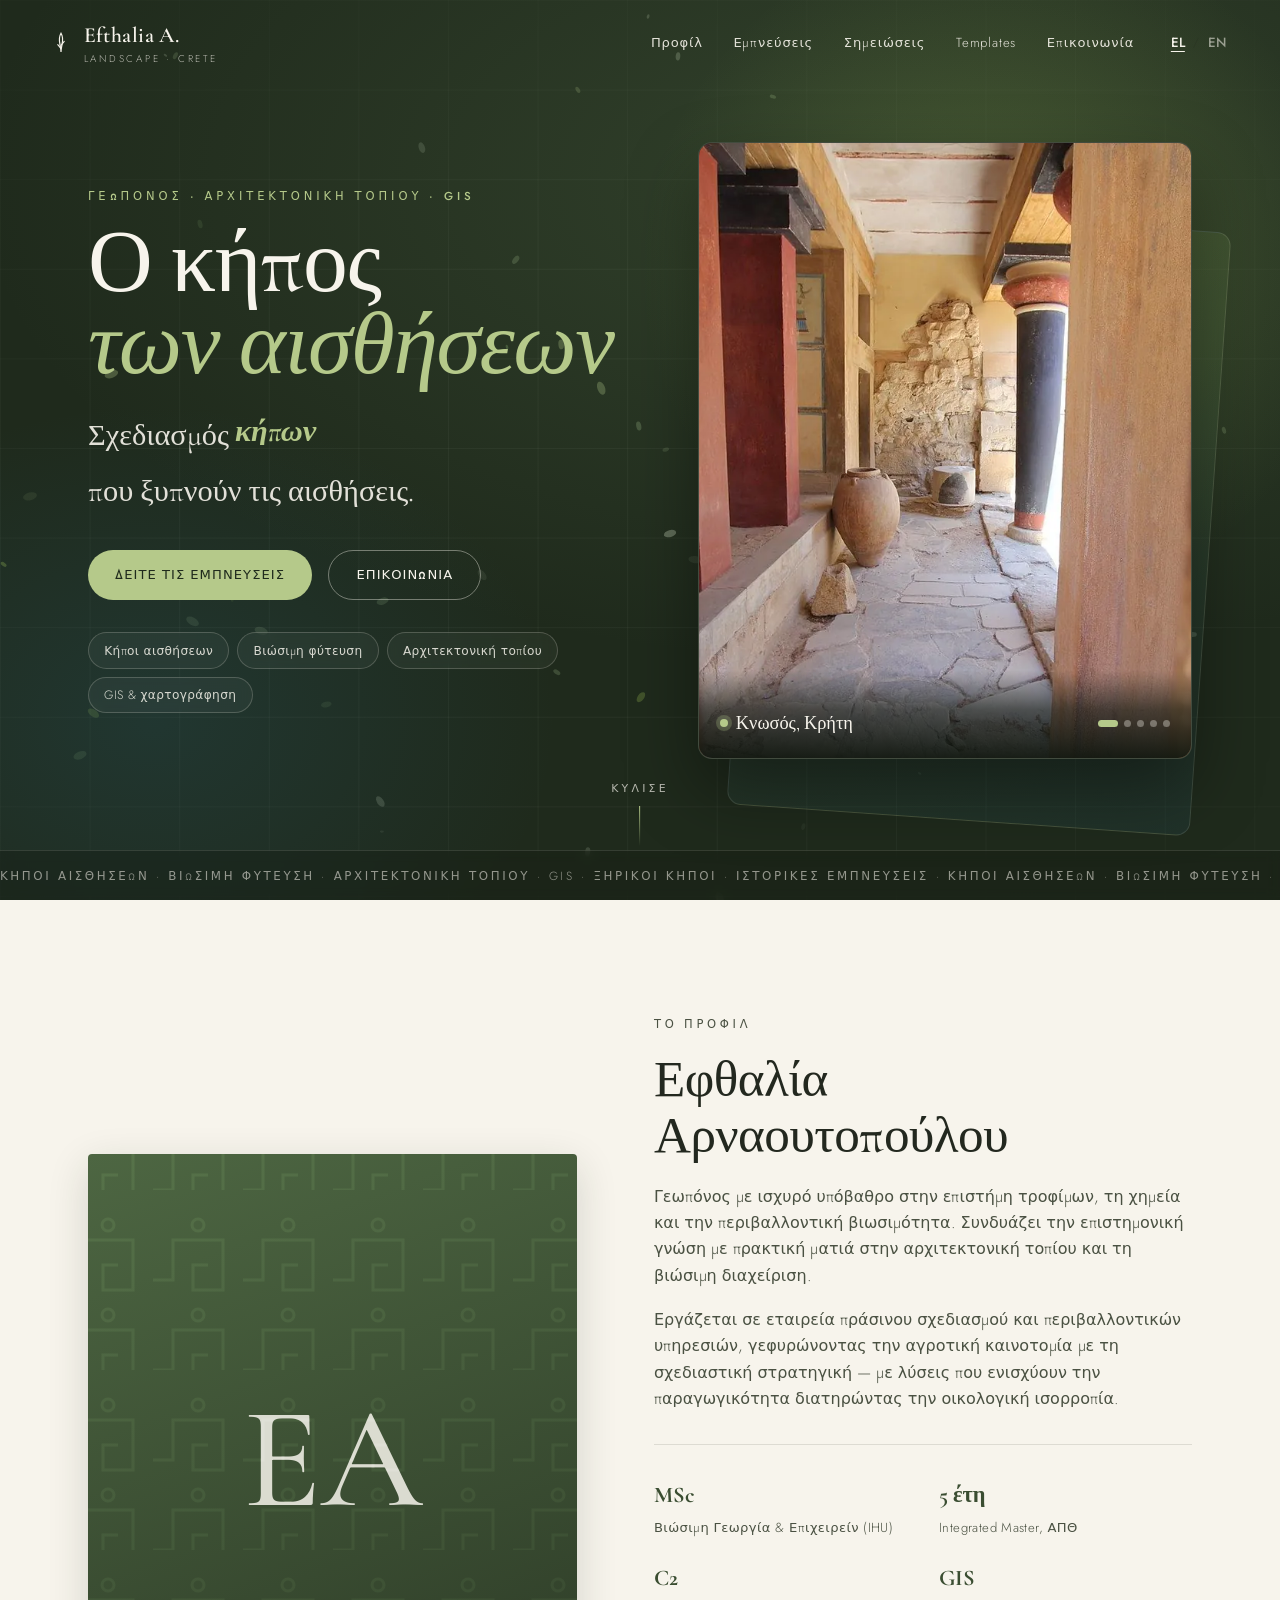
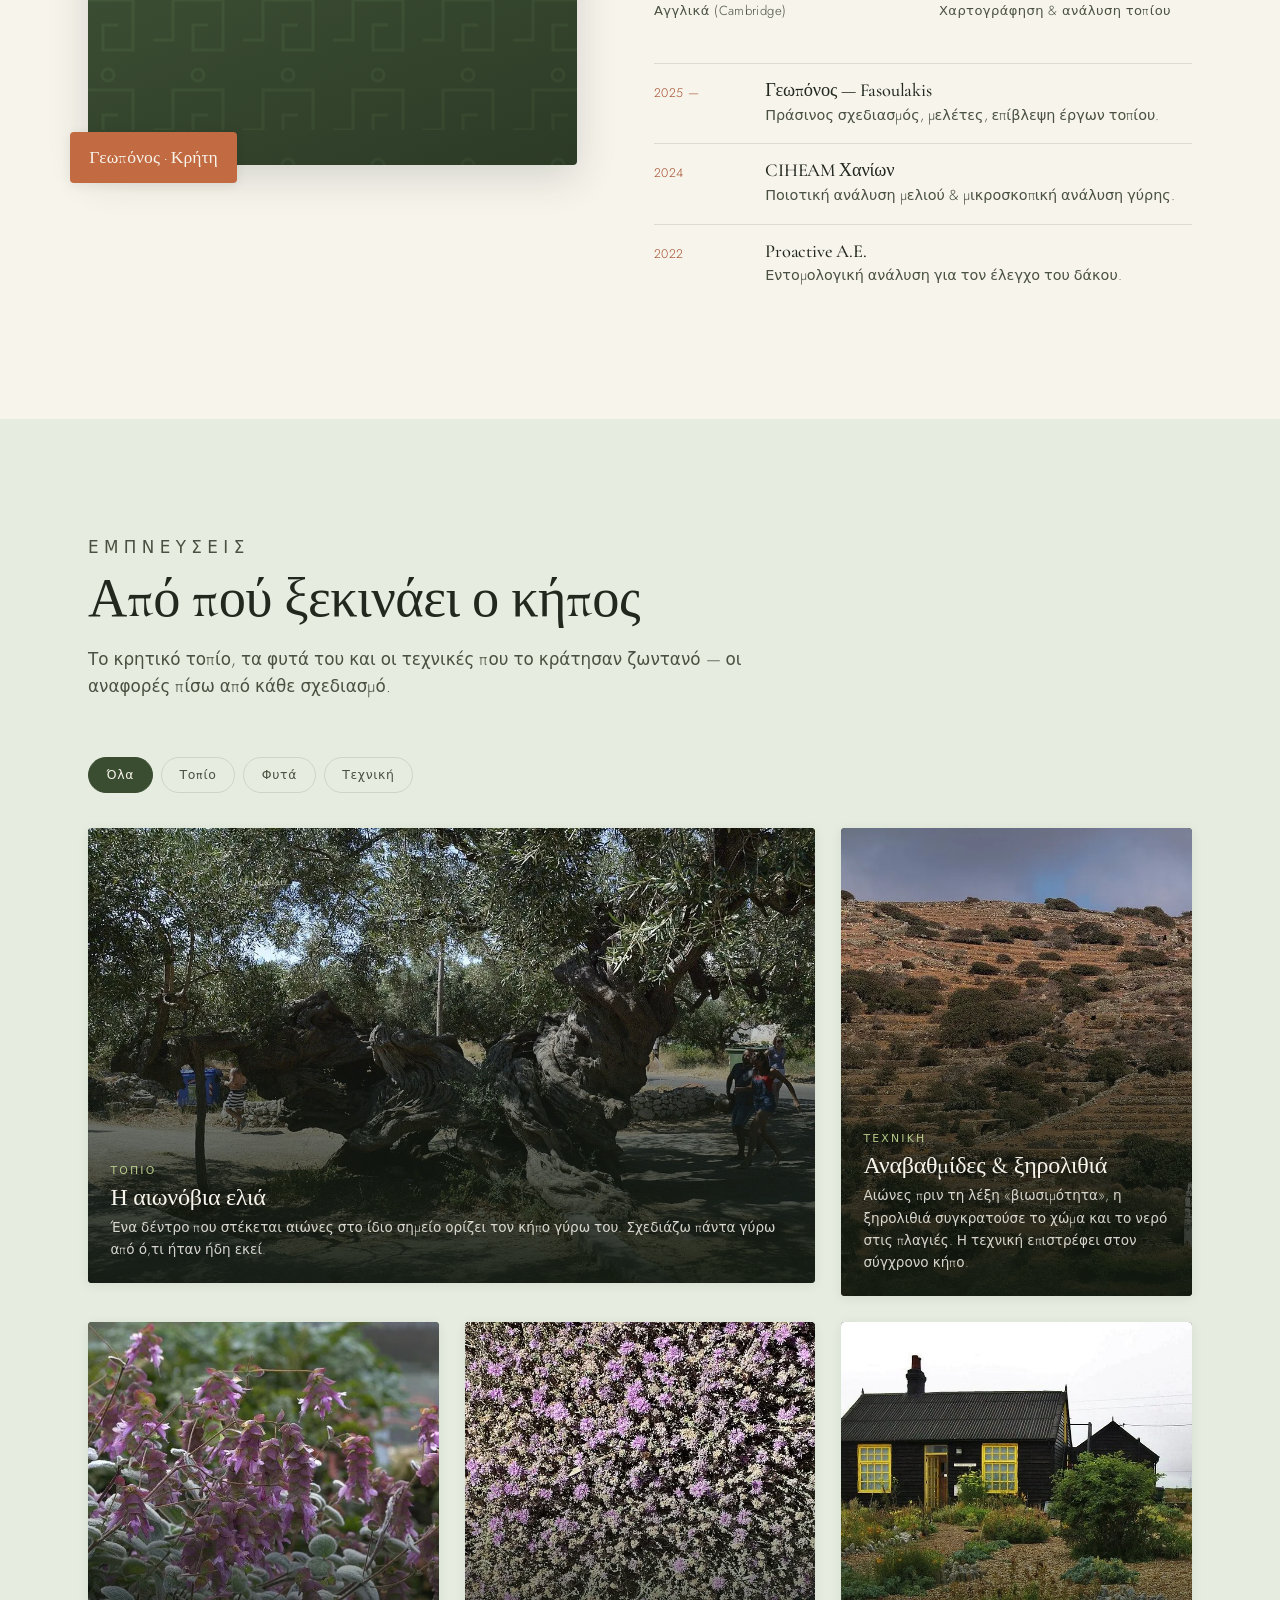
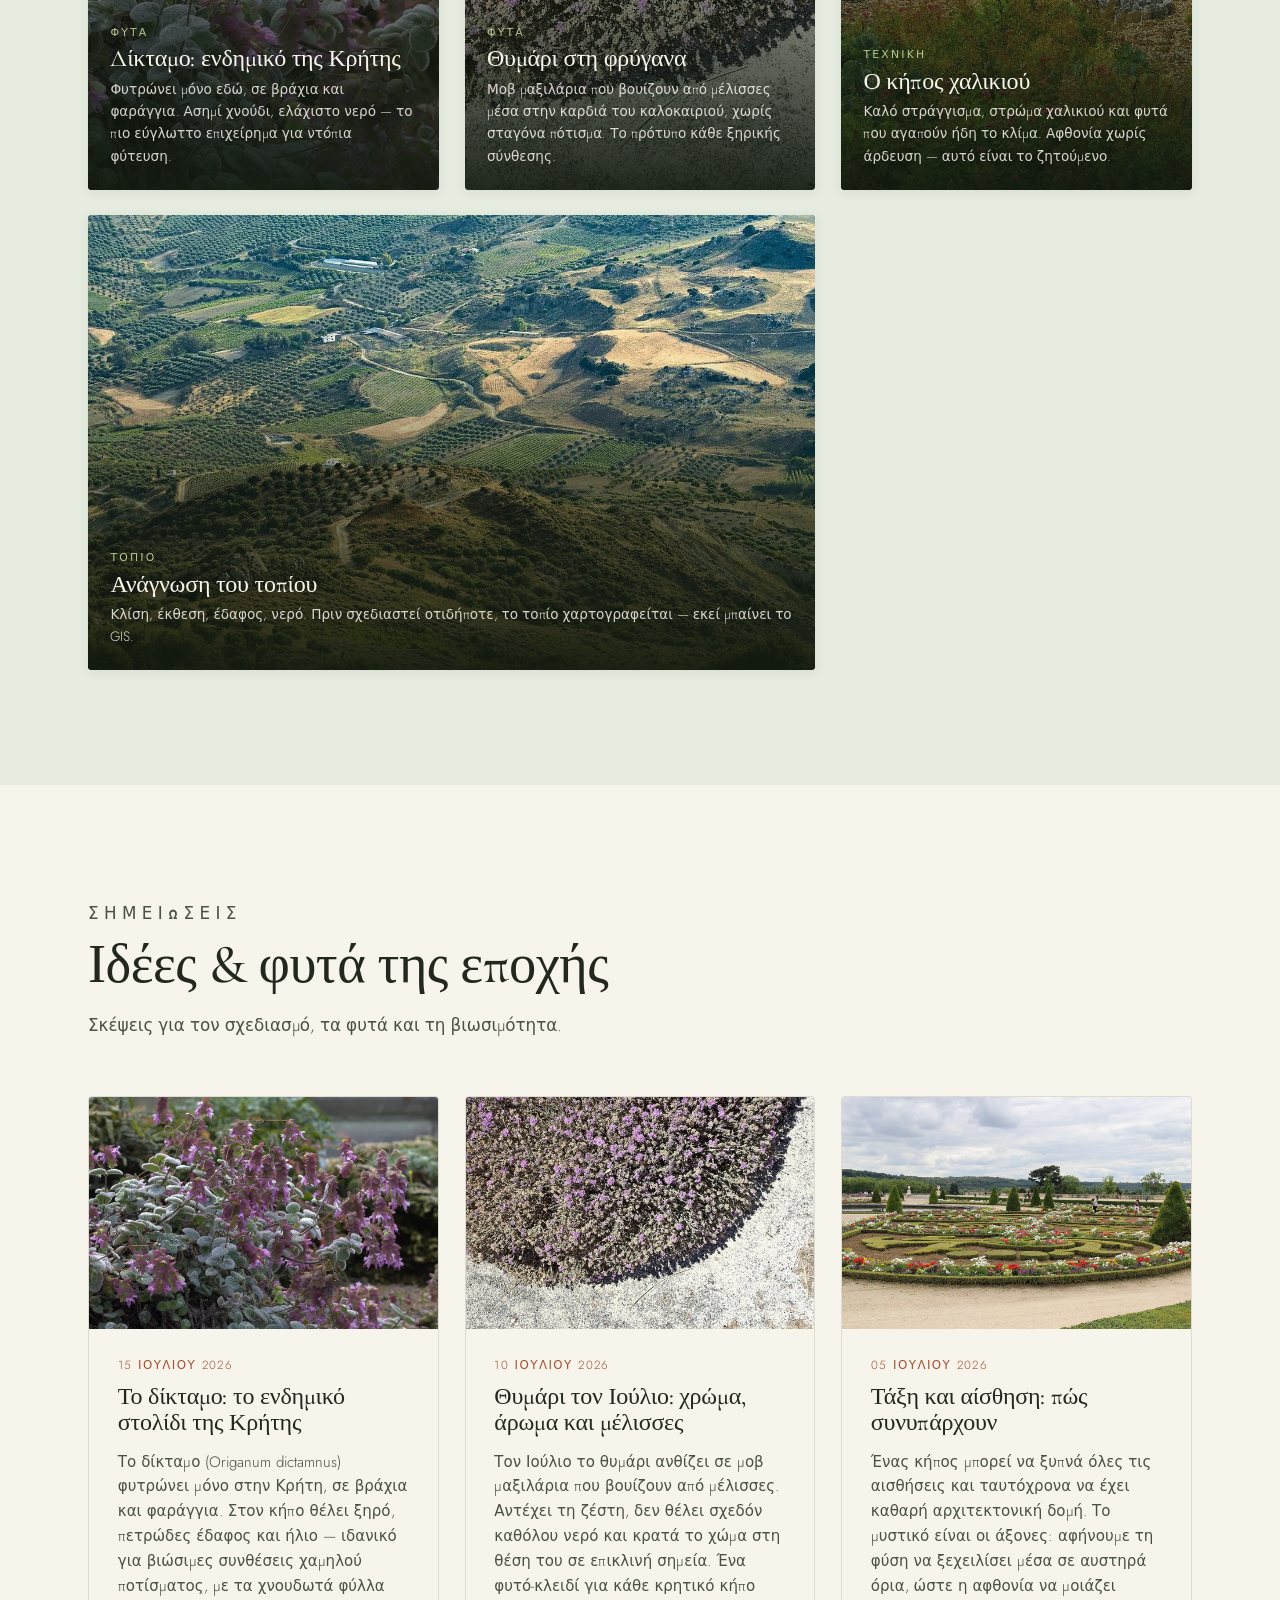
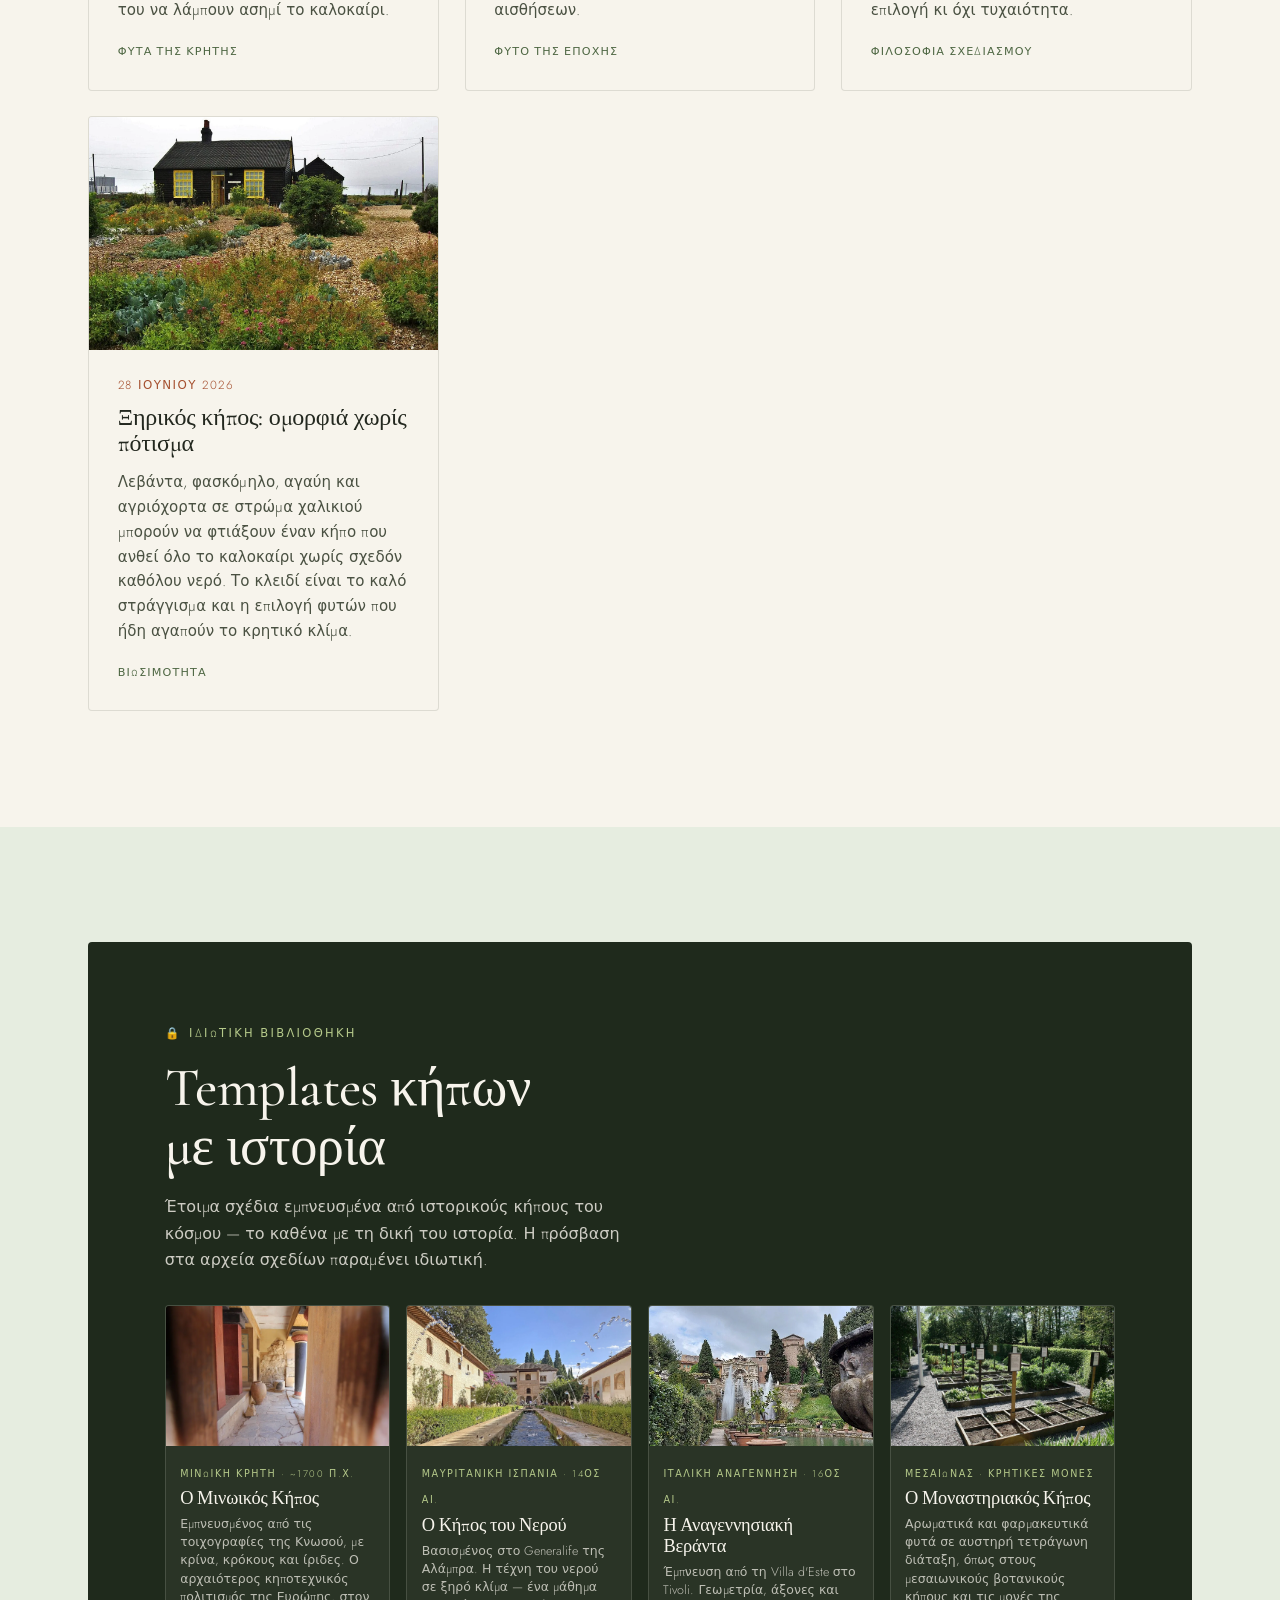
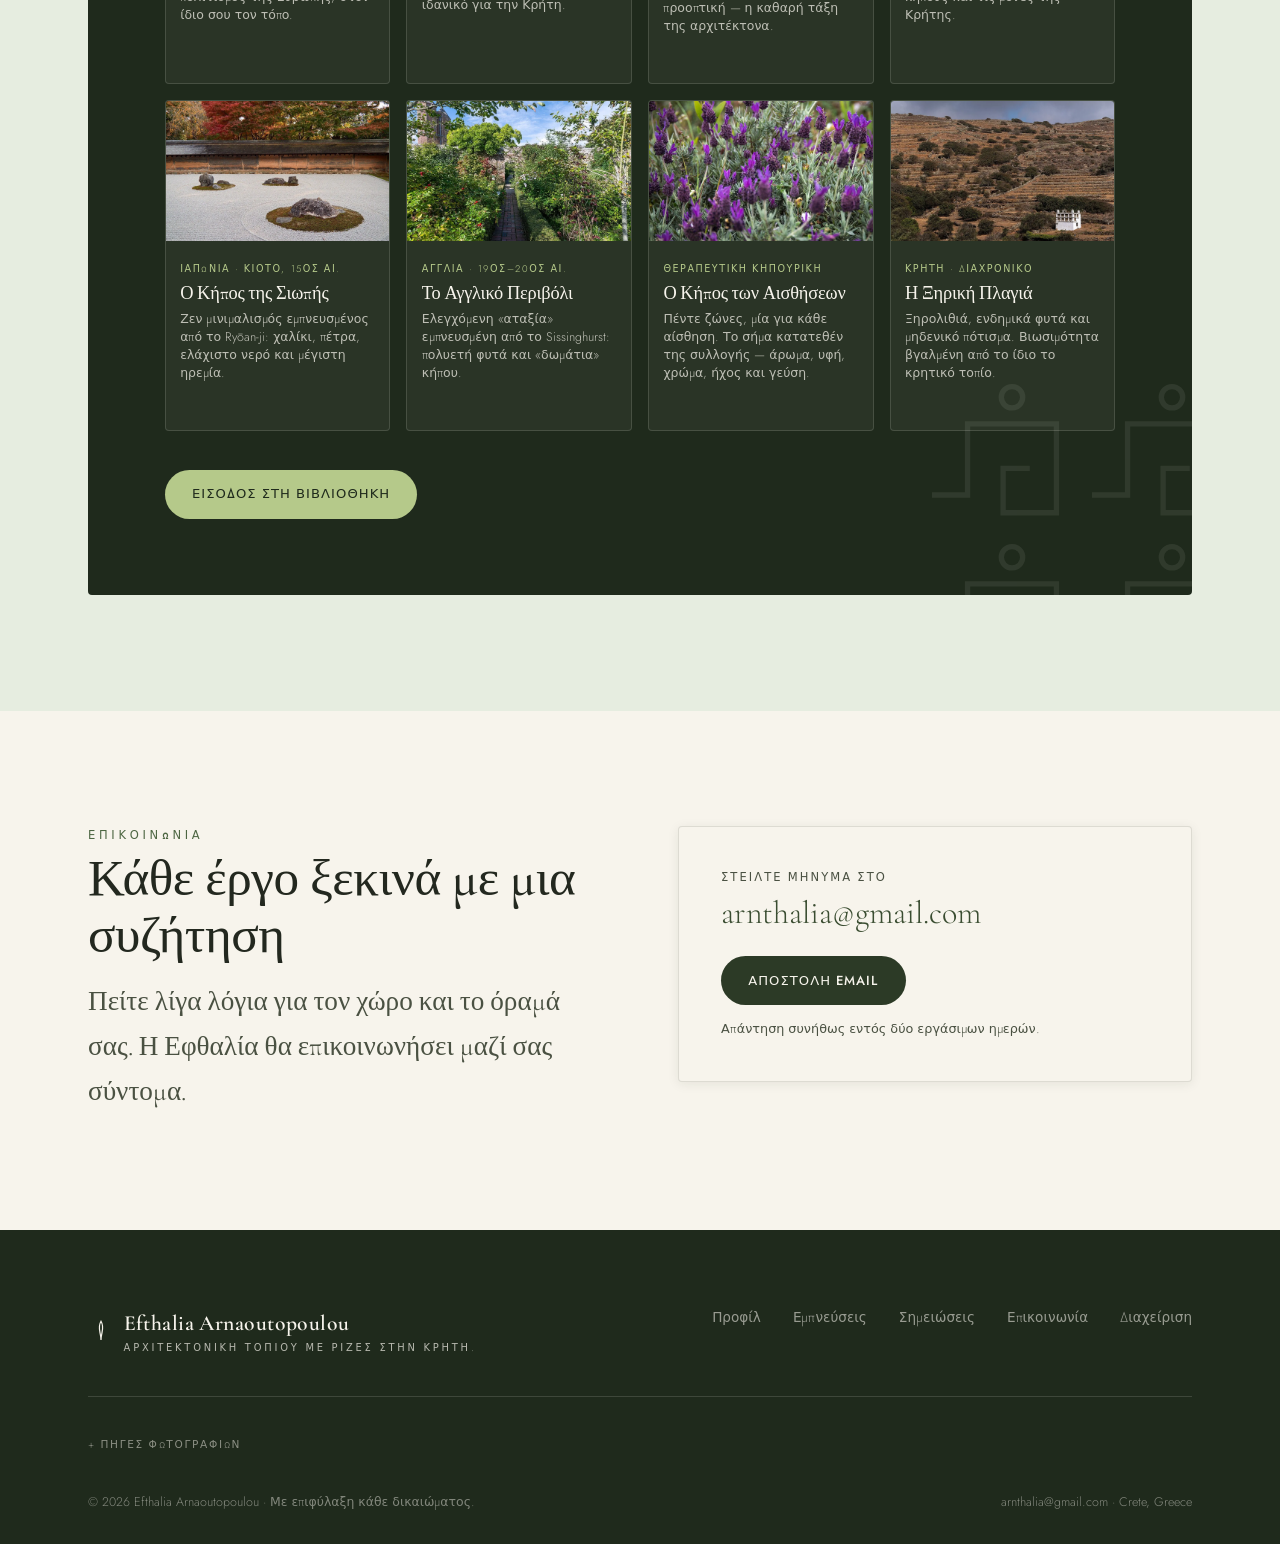
<file: index.html>
<!DOCTYPE html>
<html lang="el">
<head>
  <meta charset="UTF-8" />
  <meta name="viewport" content="width=device-width, initial-scale=1.0" />
  <title>Efthalia Arnaoutopoulou · Ο κήπος των αισθήσεων</title>
  <meta name="description" content="Εφθαλία Αρναουτοπούλου — Γεωπόνος με κλίση στην αρχιτεκτονική τοπίου και GIS. Σχεδιασμός κήπων εμπνευσμένος από ιστορικά τοπία. Κρήτη." />
  <link rel="icon" type="image/svg+xml" href="assets/img/favicon.svg" />
  <link rel="preconnect" href="https://fonts.googleapis.com" />
  <link rel="preconnect" href="https://fonts.gstatic.com" crossorigin />
  <link href="https://fonts.googleapis.com/css2?family=Cormorant+Garamond:ital,wght@0,400;0,500;0,600;1,400;1,500&family=Jost:wght@300;400;500&display=swap" rel="stylesheet" />
  <link rel="stylesheet" href="assets/css/style.css" />
  <meta property="og:title" content="Ο κήπος των αισθήσεων — Efthalia Arnaoutopoulou" />
  <meta property="og:description" content="Αρχιτεκτονική τοπίου με ρίζες στην Κρήτη." />
  <meta property="og:type" content="website" />
</head>
<body>

  <!-- NAV -->
  <nav class="nav">
    <a class="brand" href="#top">
      <svg viewBox="0 0 64 64" aria-hidden="true"><path d="M32 54 C32 36 22 24 32 8 C42 24 32 36 32 54 Z" fill="none" stroke="currentColor" stroke-width="3" stroke-linecap="round"/><path d="M32 46 L24 36 M32 38 L40 28" stroke="currentColor" stroke-width="2.5" stroke-linecap="round"/></svg>
      <div><b>Efthalia A.</b><span>Landscape · Crete</span></div>
    </a>
    <div class="nav-links">
      <a href="#about" data-i18n="nav.about">Προφίλ</a>
      <a href="#work" data-i18n="nav.work">Έργα</a>
      <a href="#ideas" data-i18n="nav.ideas">Ιδέες</a>
      <a href="#templates" data-i18n="nav.templates">Templates</a>
      <a href="#contact" data-i18n="nav.contact">Επικοινωνία</a>
      <div class="lang-toggle">
        <button data-lang="el">EL</button><span>/</span><button data-lang="en">EN</button>
      </div>
    </div>
    <button class="nav-toggle" aria-label="Menu"><span></span><span></span><span></span></button>
  </nav>

  <!-- HERO -->
  <header class="hero" id="top">
    <div class="hero-scene"><canvas id="heroCanvas"></canvas></div>
    <div class="hero-photo"></div>
    <div class="hero-grid"></div>
    <div class="hero-glow"></div>
    <div class="hero-inner wrap">
      <div class="hero-2col">
        <div class="hero-copy">
          <p class="eyebrow hero-eyebrow" data-i18n="hero.eyebrow">Γεωπόνος · Αρχιτεκτονική Τοπίου · GIS</p>
          <h1><span data-i18n="hero.title1">Ο κήπος</span><br /><em data-i18n="hero.title2">των αισθήσεων</em></h1>
          <p class="hero-rotor">
            <span data-i18n="hero.designs">Σχεδιάζω</span>
            <span class="rotor" id="rotor"><span class="rotor-word"></span></span>
            <span data-i18n="hero.that">που ξυπνούν τις αισθήσεις.</span>
          </p>
          <div class="hero-cta">
            <a class="btn btn--primary" href="#work" data-i18n="hero.cta1">Δες τα έργα</a>
            <a class="btn btn--ghost" href="#contact" data-i18n="hero.cta2">Ας μιλήσουμε</a>
          </div>
          <div class="hero-chips">
            <span data-i18n="hero.chip1">Κήποι αισθήσεων</span>
            <span data-i18n="hero.chip2">Βιώσιμη φύτευση</span>
            <span data-i18n="hero.chip3">Αρχιτεκτονική τοπίου</span>
            <span data-i18n="hero.chip4">GIS & χαρτογράφηση</span>
          </div>
        </div>
        <div class="hero-showcase">
          <div class="show-back"></div>
          <div class="show-card">
            <div class="show-imgs" id="showImgs"></div>
            <div class="show-meta">
              <span class="show-tag"><i></i><span id="showLabel"></span></span>
              <div class="show-dots" id="showDots"></div>
            </div>
          </div>
        </div>
      </div>
    </div>
    <div class="hero-marquee"><div class="marq" id="marq"></div></div>
    <div class="scroll-hint"><span data-i18n="scroll">Κύλισε</span><i></i></div>
  </header>

  <!-- ABOUT -->
  <section class="section" id="about">
    <div class="wrap profile">
      <div class="profile-portrait reveal">
        <div class="frame"><div class="initials">EA</div></div>
        <div class="tag" data-i18n="about.tag">Γεωπόνος · Κρήτη</div>
      </div>
      <div class="profile-body reveal">
        <p class="eyebrow" data-i18n="about.eyebrow">Ποια είμαι</p>
        <h2 data-i18n="about.title">Εφθαλία Αρναουτοπούλου</h2>
        <p data-i18n="about.p1">Γεωπόνος με ισχυρό υπόβαθρο στην επιστήμη τροφίμων, τη χημεία και την περιβαλλοντική βιωσιμότητα.</p>
        <p data-i18n="about.p2">Σήμερα εργάζομαι σε εταιρεία πράσινου σχεδιασμού και περιβαλλοντικών υπηρεσιών.</p>
        <div class="profile-facts">
          <div class="fact"><strong data-i18n="about.f1n">MSc</strong><span data-i18n="about.f1l">Βιώσιμη Γεωργία & Επιχειρείν (IHU)</span></div>
          <div class="fact"><strong data-i18n="about.f2n">5 έτη</strong><span data-i18n="about.f2l">Integrated Master, ΑΠΘ</span></div>
          <div class="fact"><strong data-i18n="about.f3n">C2</strong><span data-i18n="about.f3l">Αγγλικά (Cambridge)</span></div>
          <div class="fact"><strong data-i18n="about.f4n">GIS</strong><span data-i18n="about.f4l">Χαρτογράφηση & ανάλυση τοπίου</span></div>
        </div>
        <ul class="timeline">
          <li><time>2025 —</time><div><h4 data-i18n="about.tl1t">Γεωπόνος — Fasoulakis</h4><p data-i18n="about.tl1d">Πράσινος σχεδιασμός, μελέτες, επίβλεψη έργων τοπίου.</p></div></li>
          <li><time>2024</time><div><h4 data-i18n="about.tl2t">CIHEAM Χανίων</h4><p data-i18n="about.tl2d">Ποιοτική ανάλυση μελιού & μικροσκοπική ανάλυση γύρης.</p></div></li>
          <li><time>2022</time><div><h4 data-i18n="about.tl3t">Proactive A.E.</h4><p data-i18n="about.tl3d">Εντομολογική ανάλυση για τον έλεγχο του δάκου.</p></div></li>
        </ul>
      </div>
    </div>
  </section>

  <!-- WORK -->
  <section class="section section--tint" id="work">
    <div class="wrap">
      <div class="section-head reveal">
        <p class="eyebrow" data-i18n="work.eyebrow">Portfolio</p>
        <h2 data-i18n="work.title">Επιλεγμένα έργα</h2>
        <p data-i18n="work.sub">Renders και υλοποιήσεις — κήποι, μελέτες και χαρτογραφήσεις GIS.</p>
      </div>
      <div class="filters reveal">
        <button class="active" data-filter="all" data-i18n="work.f.all">Όλα</button>
        <button data-filter="landscape" data-i18n="work.f.landscape">Τοπίο</button>
        <button data-filter="plants" data-i18n="work.f.plants">Φυτά</button>
        <button data-filter="craft" data-i18n="work.f.craft">Τεχνική</button>
      </div>
      <div class="grid-projects" id="projectGrid"></div>
    </div>
  </section>

  <!-- IDEAS -->
  <section class="section" id="ideas">
    <div class="wrap">
      <div class="section-head reveal">
        <p class="eyebrow" data-i18n="ideas.eyebrow">Σημειώσεις</p>
        <h2 data-i18n="ideas.title">Ιδέες & φυτά της εποχής</h2>
        <p data-i18n="ideas.sub">Σκέψεις για τον σχεδιασμό, τα φυτά και τη βιωσιμότητα.</p>
      </div>
      <div class="grid-posts" id="postGrid"></div>
    </div>
  </section>

  <!-- TEMPLATES teaser -->
  <section class="section section--tint" id="templates">
    <div class="wrap">
      <div class="templates-teaser reveal">
        <span class="lock">🔒 <span data-i18n="tpl.lock">Ιδιωτική βιβλιοθήκη</span></span>
        <h2 data-i18n="tpl.title">Templates κήπων με ιστορία</h2>
        <p data-i18n="tpl.sub" style="margin-bottom:2rem">Έτοιμα σχέδια εμπνευσμένα από ιστορικούς κήπους του κόσμου — το καθένα με τη δική του ιστορία. Δες την έμπνευση και το ύφος του καθενός· τα αρχεία σχεδίων ξεκλειδώνουν μόνο εγώ.</p>
        <div class="tpl-preview" id="tplPreview"></div>
        <a class="btn btn--primary" href="templates.html" data-i18n="tpl.cta">Είσοδος στη βιβλιοθήκη</a>
      </div>
    </div>
  </section>

  <!-- CONTACT -->
  <section class="section" id="contact">
    <div class="wrap contact">
      <div class="reveal">
        <p class="eyebrow" data-i18n="contact.eyebrow">Επικοινωνία</p>
        <h2 style="font-size:clamp(2rem,4.5vw,3.2rem);margin:.4rem 0 1rem" data-i18n="contact.title">Ας σχεδιάσουμε τον κήπο σας</h2>
        <p class="serif-lead" data-i18n="contact.sub">Πείτε μου λίγα λόγια για τον χώρο και το όραμά σας.</p>
      </div>
      <div class="contact-card reveal">
        <p class="contact-label" data-i18n="contact.reach">Στείλτε μήνυμα στο</p>
        <a class="contact-mail" href="mailto:arnthalia@gmail.com">arnthalia@gmail.com</a>
        <a class="btn btn--dark" href="mailto:arnthalia@gmail.com?subject=Ερώτημα%20για%20σχεδιασμό%20κήπου" data-i18n="contact.send">Αποστολή email</a>
        <p class="form-note" data-i18n="contact.note">Απάντηση συνήθως εντός δύο εργάσιμων ημερών.</p>
      </div>
    </div>
  </section>

  <!-- FOOTER -->
  <footer class="footer">
    <div class="wrap">
      <div class="footer-top">
        <a class="brand" href="#top">
          <svg viewBox="0 0 64 64" aria-hidden="true"><path d="M32 54 C32 36 22 24 32 8 C42 24 32 36 32 54 Z" fill="none" stroke="currentColor" stroke-width="3" stroke-linecap="round"/></svg>
          <div><b>Efthalia Arnaoutopoulou</b><span data-i18n="footer.tag">Αρχιτεκτονική τοπίου με ρίζες στην Κρήτη.</span></div>
        </a>
        <nav class="footer-nav">
          <a href="#about" data-i18n="nav.about">Προφίλ</a>
          <a href="#work" data-i18n="nav.work">Έργα</a>
          <a href="#ideas" data-i18n="nav.ideas">Ιδέες</a>
          <a href="#contact" data-i18n="nav.contact">Επικοινωνία</a>
          <a href="admin.html" data-i18n="footer.admin">Διαχείριση</a>
        </nav>
      </div>
      <details class="credits">
        <summary data-i18n="credits.title">Πηγές φωτογραφιών</summary>
        <p class="credits-note" data-i18n="credits.note">Οι φωτογραφίες τοπίων, φυτών και ιστορικών κήπων προέρχονται από το Wikimedia Commons με ελεύθερη άδεια χρήσης (CC / public domain) και αποτελούν αναφορές έμπνευσης, όχι έργα του γραφείου.</p>
        <ul id="creditList"></ul>
      </details>

      <div class="footer-bottom">
        <span>© <span id="year"></span> Efthalia Arnaoutopoulou · <span data-i18n="footer.rights">Με επιφύλαξη κάθε δικαιώματος.</span></span>
        <span><a href="mailto:arnthalia@gmail.com">arnthalia@gmail.com</a> · Crete, Greece</span>
      </div>
    </div>
  </footer>

  <!-- LIGHTBOX -->
  <div class="lightbox" id="lightbox" aria-hidden="true">
    <button class="lb-close" id="lbClose" aria-label="Close">✕</button>
    <div class="lb-inner">
      <div class="lb-stage">
        <button class="lb-nav lb-prev" id="lbPrev" aria-label="Previous">‹</button>
        <img id="lbImg" alt="" />
        <button class="lb-nav lb-next" id="lbNext" aria-label="Next">›</button>
        <span class="lb-count" id="lbCount"></span>
      </div>
      <div class="lb-info">
        <span class="cat" id="lbCat"></span>
        <h3 id="lbTitle"></h3>
        <p id="lbBody"></p>
        <div class="lb-thumbs" id="lbThumbs"></div>
      </div>
    </div>
  </div>

  <script src="assets/js/i18n.js"></script>
  <script src="assets/js/main.js"></script>
  <script>document.getElementById("year").textContent = new Date().getFullYear();</script>
</body>
</html>
</file>
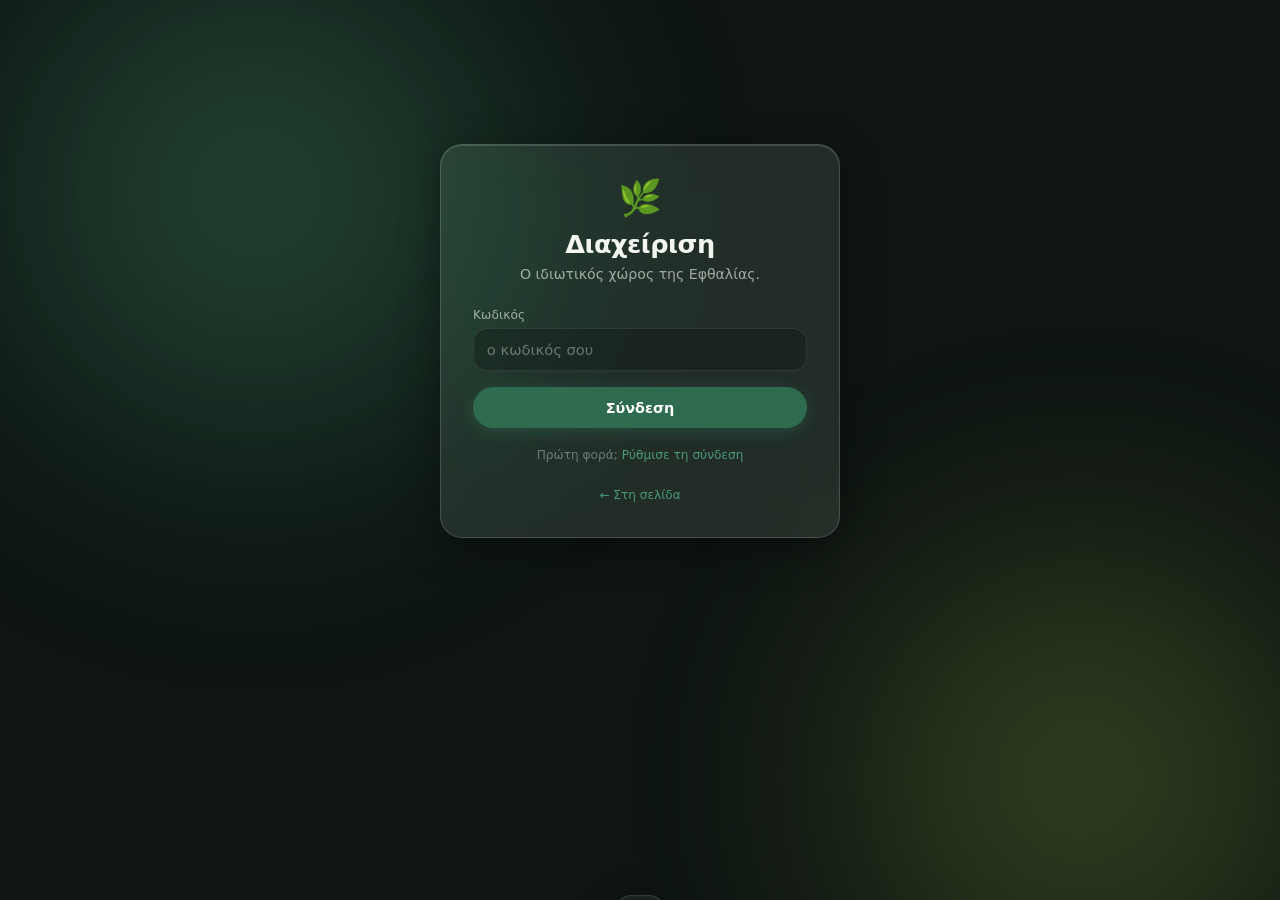
<file: admin.html>
<!DOCTYPE html>
<html lang="el">
<head>
  <meta charset="UTF-8" />
  <meta name="viewport" content="width=device-width, initial-scale=1.0, viewport-fit=cover" />
  <meta name="robots" content="noindex, nofollow" />
  <meta name="theme-color" content="#0e1512" />
  <title>Διαχείριση · Efthalia Arnaoutopoulou</title>
  <link rel="icon" type="image/svg+xml" href="assets/img/favicon.svg" />
  <link rel="stylesheet" href="assets/css/admin.css" />
  <script src="assets/js/vendor/crypto-js.min.js"></script>
</head>
<body class="admin">

<div class="wrap">

  <!-- ============ LOGIN ============ -->
  <div id="loginView">
    <div class="card login">
      <span class="lock">🌿</span>
      <h1>Διαχείριση</h1>
      <p class="muted">Ο ιδιωτικός χώρος της Εφθαλίας.</p>

      <!-- password login -->
      <div id="pwLogin">
        <div class="field">
          <label>Κωδικός</label>
          <input id="inPass" type="password" placeholder="ο κωδικός σου" autocomplete="current-password" />
        </div>
        <button class="btn btn--primary btn--wide" id="loginBtn">Σύνδεση</button>
        <p class="tiny" style="margin-top:1.1rem">
          Πρώτη φορά; <a href="#" id="showSetup">Ρύθμισε τη σύνδεση</a>
        </p>
      </div>

      <!-- one-time setup -->
      <div id="setupBox" class="hidden" style="text-align:left">
        <p class="muted" style="margin:1rem 0">Μία φορά μόνο. Μετά μπαίνεις παντού με τον κωδικό.</p>
        <div class="grid" style="gap:0.8rem">
          <div class="field"><label>GitHub χρήστης</label><input id="inOwner" placeholder="efthal1a" /></div>
          <div class="field"><label>Repository</label><input id="inRepo" placeholder="efthal1a.github.io" /></div>
          <div class="field"><label>Branch</label><input id="inBranch" value="main" /></div>
          <div class="field"><label>Fine-grained token GitHub</label><input id="inToken" type="password" placeholder="github_pat_…" /></div>
          <div class="field"><label>Όρισε κωδικό σύνδεσης</label><input id="inSetupPass" type="password" placeholder="μεγάλη φράση, όχι μία λέξη" /></div>
        </div>
        <button class="btn btn--primary btn--wide" id="setupBtn" style="margin-top:1rem">Αποθήκευση</button>
        <div class="note" style="margin-top:1rem">
          Το token αποθηκεύεται κρυπτογραφημένο στο δημόσιο repo. Χρησιμοποίησε <b>fine-grained token μόνο για αυτό το repo</b>
          (Contents: Read and write) και <b>μεγάλη φράση</b> ως κωδικό — όχι μία λέξη.
        </div>
        <p class="tiny" style="margin-top:0.9rem"><a href="#" id="hideSetup">← Πίσω</a></p>
      </div>

      <p class="tiny" style="margin-top:1.4rem"><a href="index.html">← Στη σελίδα</a></p>
    </div>
  </div>

  <!-- ============ APP ============ -->
  <div id="appView" class="hidden">

    <div class="top">
      <div class="who">
        <div class="avatar">EA</div>
        <div>
          <h1 style="font-size:1.25rem">Το ατελιέ</h1>
          <p class="tiny" id="whoLabel"></p>
        </div>
      </div>
      <div style="display:flex;gap:0.5rem">
        <a class="btn btn--glass" href="index.html" target="_blank" rel="noopener">Προβολή</a>
        <button class="btn btn--glass" id="logoutBtn">Έξοδος</button>
      </div>
    </div>

    <div class="seg">
      <button class="active" data-tab="text">Κείμενα</button>
      <button data-tab="look">Εμφάνιση</button>
      <button data-tab="ideas">Σημειώσεις</button>
      <button data-tab="work">Εμπνεύσεις</button>
      <button data-tab="tpl">Templates</button>
    </div>

    <!-- ---------- ΚΕΙΜΕΝΑ ---------- -->
    <div data-panel="text">
      <div class="card">
        <h2>Κείμενα της σελίδας</h2>
        <p class="muted">Άλλαξε ό,τι θέλεις. Τα κενά κρατούν το προεπιλεγμένο κείμενο.</p>
        <div class="field" style="margin:1.1rem 0">
          <label>Γλώσσα</label>
          <select id="textLang"><option value="el">Ελληνικά</option><option value="en">English</option></select>
        </div>
        <div id="textFields" class="grid"></div>
        <button class="btn btn--primary" id="textSaveBtn" style="margin-top:1.2rem">Αποθήκευση κειμένων</button>
      </div>
    </div>

    <!-- ---------- ΕΜΦΑΝΙΣΗ ---------- -->
    <div data-panel="look" class="hidden">
      <div class="card">
        <h2>Χρώματα</h2>
        <p class="muted">Άδειο πεδίο = προεπιλεγμένο χρώμα.</p>
        <div id="colorFields" class="grid grid-2" style="margin-top:1.1rem"></div>
      </div>

      <div class="card">
        <h2>Φόντο στην κορυφή</h2>
        <p class="muted">Προαιρετική φωτογραφία πίσω από τον τίτλο.</p>
        <div class="grid grid-2" style="margin-top:1.1rem">
          <div class="field"><label>Ανέβασμα εικόνας</label><input id="heroImgFile" type="file" accept="image/*" /></div>
          <div class="field"><label>ή διεύθυνση εικόνας</label><input id="heroImgUrl" type="url" placeholder="assets/img/photos/…" /></div>
          <div class="field"><label>Ένταση (0–1)</label><input id="heroOpacity" type="number" min="0" max="1" step="0.02" placeholder="0.32" /></div>
        </div>
        <div style="display:flex;gap:0.6rem;flex-wrap:wrap;margin-top:1.2rem">
          <button class="btn btn--primary" id="lookSaveBtn">Αποθήκευση εμφάνισης</button>
          <button class="btn btn--glass" id="lookResetBtn">Επαναφορά προεπιλογών</button>
        </div>
      </div>
    </div>

    <!-- ---------- ΣΗΜΕΙΩΣΕΙΣ ---------- -->
    <div data-panel="ideas" class="hidden">
      <div class="card">
        <h2>Νέα σημείωση</h2>
        <form id="postForm" class="grid" style="margin-top:1rem">
          <div class="grid grid-3">
            <div class="field"><label>Ημερομηνία</label><input id="postDate" type="date" /></div>
            <div class="field"><label>Ετικέτα (EL)</label><input id="postTagEl" placeholder="Φυτά της Κρήτης" /></div>
            <div class="field"><label>Ετικέτα (EN)</label><input id="postTagEn" placeholder="προαιρετικό" /></div>
          </div>
          <div class="grid grid-2">
            <div class="field"><label>Τίτλος (EL)</label><input id="postTitleEl" /></div>
            <div class="field"><label>Τίτλος (EN)</label><input id="postTitleEn" placeholder="προαιρετικό" /></div>
          </div>
          <div class="grid grid-2">
            <div class="field"><label>Κείμενο (EL)</label><textarea id="postBodyEl"></textarea></div>
            <div class="field"><label>Κείμενο (EN)</label><textarea id="postBodyEn" placeholder="προαιρετικό"></textarea></div>
          </div>
          <div class="grid grid-2">
            <div class="field"><label>Φωτογραφίες</label><input id="postImg" type="file" accept="image/*" multiple /></div>
            <div class="field"><label>ή σύνδεσμος</label><input id="postImgUrl" type="url" placeholder="https://…" /></div>
          </div>
          <div><button class="btn btn--primary" id="postBtn" type="submit">Δημοσίευση</button></div>
        </form>
        <h3>Δημοσιευμένες</h3>
        <div id="postList" class="rows"></div>
      </div>
    </div>

    <!-- ---------- ΕΜΠΝΕΥΣΕΙΣ ---------- -->
    <div data-panel="work" class="hidden">
      <div class="card">
        <h2>Νέα έμπνευση</h2>
        <form id="projForm" class="grid" style="margin-top:1rem">
          <div class="grid grid-3">
            <div class="field"><label>Κατηγορία</label>
              <select id="projCat">
                <option value="landscape">Τοπίο</option>
                <option value="plants">Φυτά</option>
                <option value="craft">Τεχνική</option>
              </select>
            </div>
            <div class="field"><label>Τίτλος (EL)</label><input id="projTitleEl" /></div>
            <div class="field"><label>Τίτλος (EN)</label><input id="projTitleEn" placeholder="προαιρετικό" /></div>
          </div>
          <div class="grid grid-2">
            <div class="field"><label>Περιγραφή (EL)</label><textarea id="projDescEl"></textarea></div>
            <div class="field"><label>Περιγραφή (EN)</label><textarea id="projDescEn" placeholder="προαιρετικό"></textarea></div>
          </div>
          <div class="grid grid-2">
            <div class="field"><label>Φωτογραφίες</label><input id="projImg" type="file" accept="image/*" multiple /></div>
            <div class="field"><label>ή σύνδεσμος</label><input id="projImgUrl" type="url" placeholder="https://…" /></div>
          </div>
          <label style="display:flex;align-items:center;gap:0.5rem;font-size:0.85rem;color:var(--txt-dim)">
            <input id="projWide" type="checkbox" style="width:auto" /> Μεγάλο πλάτος
          </label>
          <div><button class="btn btn--primary" id="projBtn" type="submit">Προσθήκη</button></div>
        </form>
        <h3>Δημοσιευμένες</h3>
        <div id="projList" class="rows"></div>
      </div>
    </div>

    <!-- ---------- TEMPLATES ---------- -->
    <div data-panel="tpl" class="hidden">
      <div class="card">
        <h2>Έμπνευση & ιστορία</h2>
        <p class="muted">Φαίνονται δημόσια. Άφησε κενά όσα δεν αλλάζεις.</p>
        <form id="tplMetaForm" class="grid" style="margin-top:1rem">
          <div class="grid grid-2">
            <div class="field"><label>Template</label><select id="tplMetaSelect"></select></div>
            <div class="field"><label>Νέα εικόνα</label><input id="tplMetaImg" type="file" accept="image/*" /></div>
          </div>
          <div class="grid grid-2">
            <div class="field"><label>Ιστορία (EL)</label><textarea id="tplStoryEl" placeholder="κενό = χωρίς αλλαγή"></textarea></div>
            <div class="field"><label>Ιστορία (EN)</label><textarea id="tplStoryEn" placeholder="προαιρετικό"></textarea></div>
          </div>
          <div><button class="btn btn--primary" id="tplMetaBtn" type="submit">Αποθήκευση</button></div>
        </form>
      </div>

      <div class="card">
        <h2>Ιδιωτικό αρχείο σχεδίου</h2>
        <p class="muted">Κρυπτογραφείται πριν ανέβει. Χωρίς τον κωδικό δεν ανοίγει από κανέναν.</p>
        <form id="tplFileForm" class="grid" style="margin-top:1rem">
          <div class="grid grid-2">
            <div class="field"><label>Template</label><select id="tplSelect"></select></div>
            <div class="field"><label>Αρχείο</label><input id="tplFile" type="file" /></div>
          </div>
          <div class="field"><label>Κωδικός κρυπτογράφησης</label><input id="tplPass" type="password" /></div>
          <div><button class="btn btn--primary" id="tplBtn" type="submit">Κρυπτογράφηση & ανέβασμα</button></div>
        </form>
        <h3>Αρχεία ανά template</h3>
        <div id="tplList"></div>
      </div>
    </div>

  </div>
</div>

<div class="toast" id="toast"></div>

<script src="assets/js/github.js"></script>
<script src="assets/js/i18n.js"></script>
<script src="assets/js/admin.js"></script>
</body>
</html>
</file>
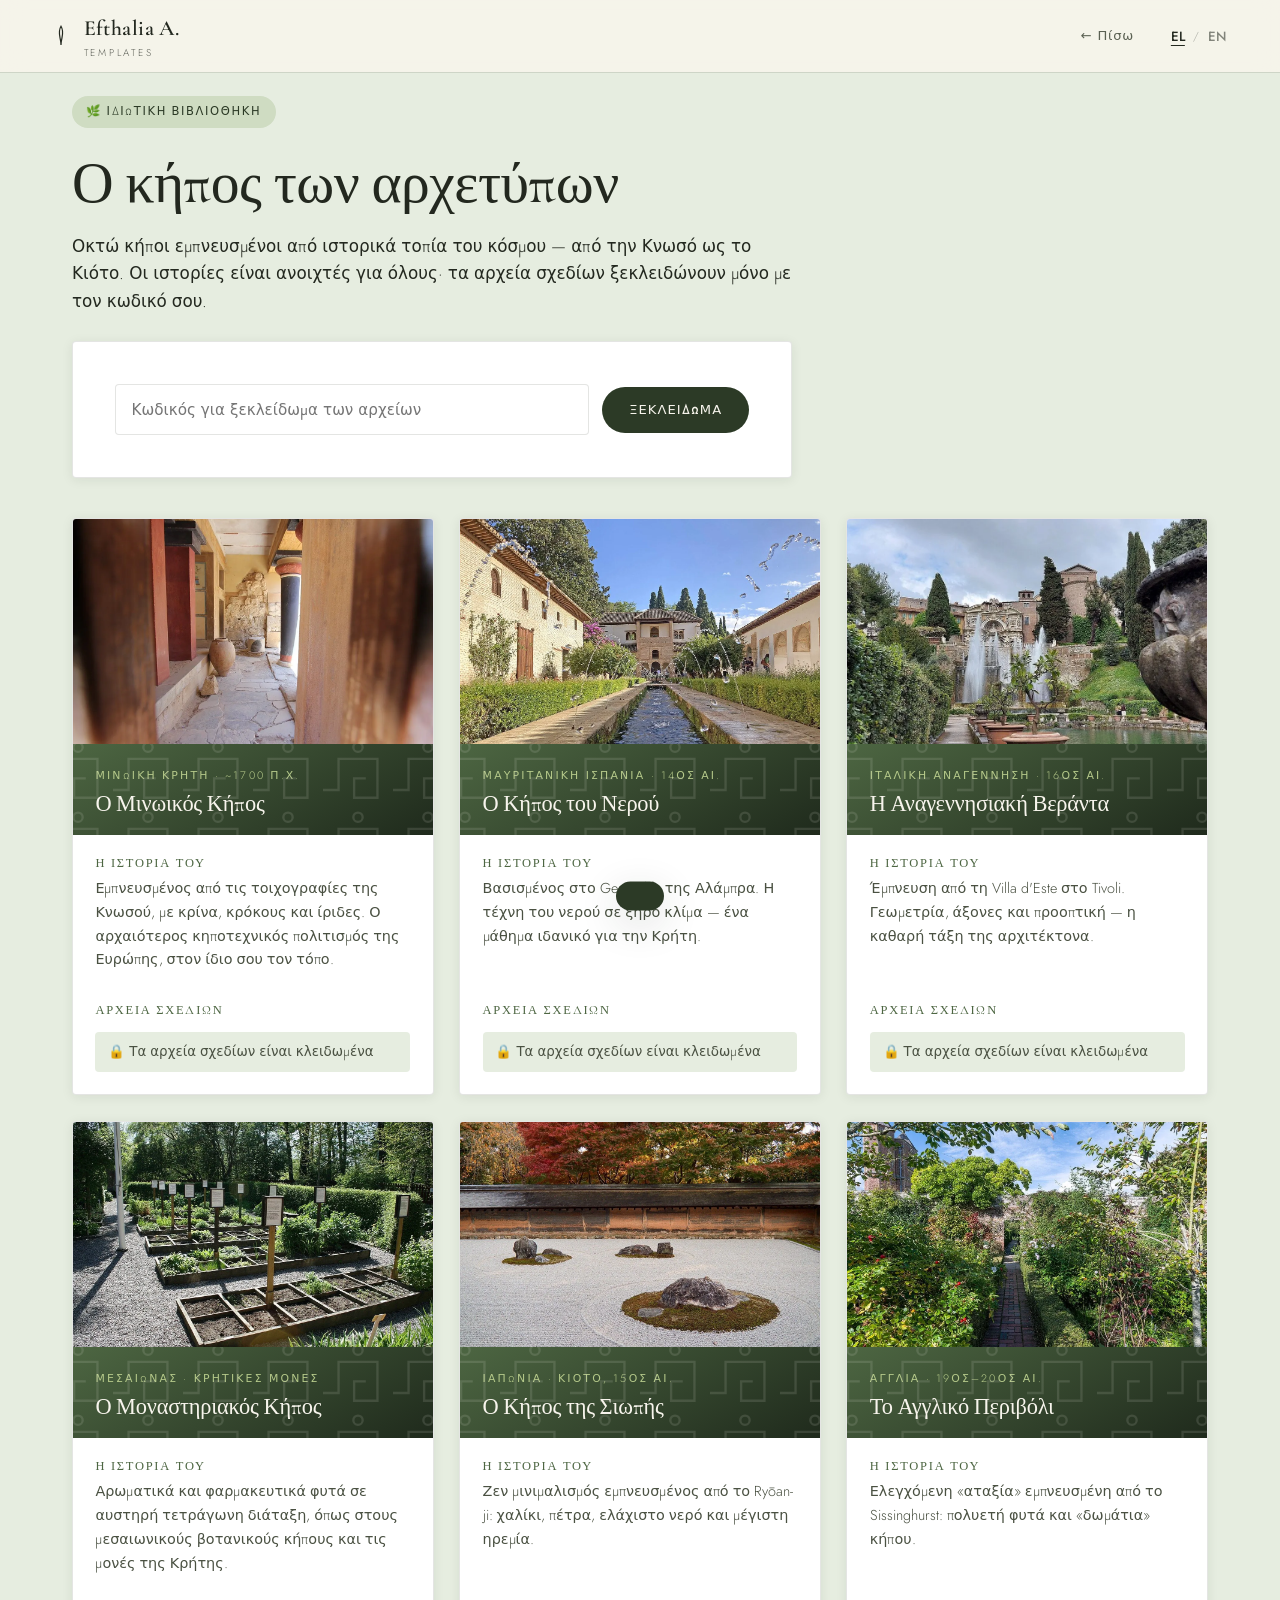
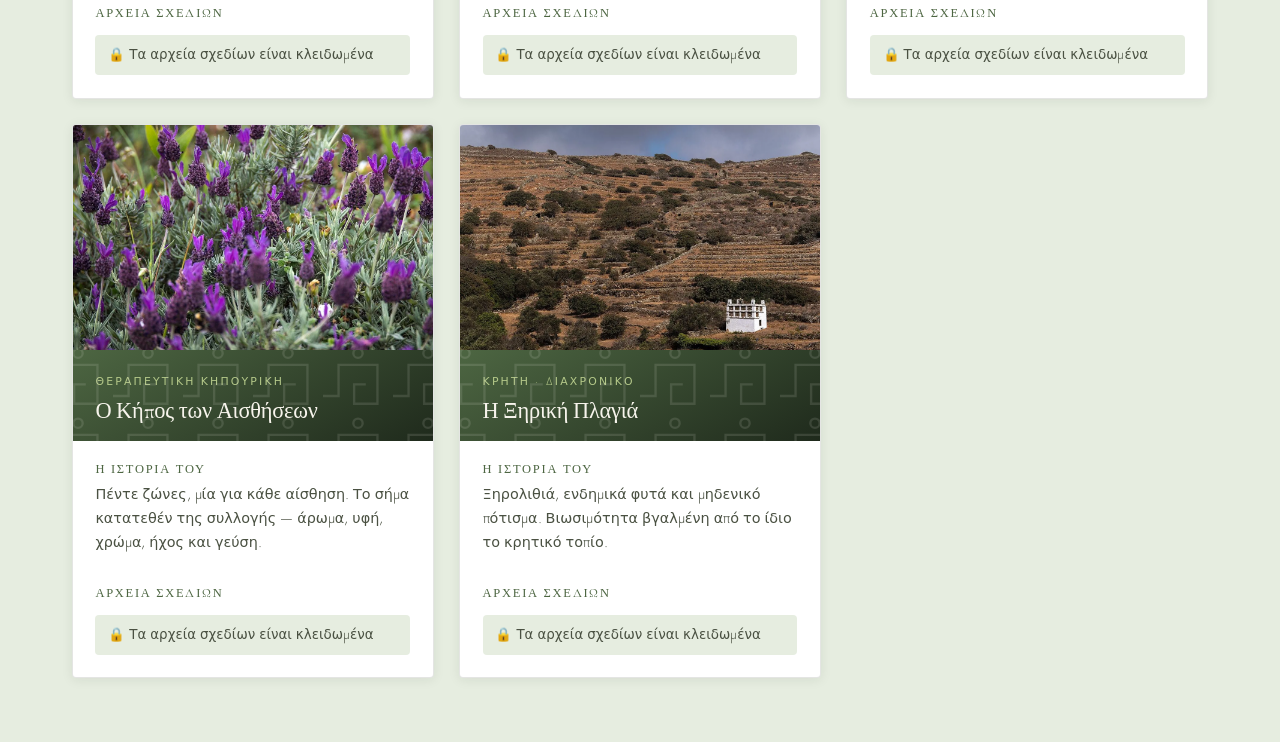
<file: templates.html>
<!DOCTYPE html>
<html lang="el">
<head>
  <meta charset="UTF-8" />
  <meta name="viewport" content="width=device-width, initial-scale=1.0" />
  <title>Templates κήπων · Efthalia Arnaoutopoulou</title>
  <meta name="description" content="Templates κήπων εμπνευσμένα από ιστορικούς κήπους του κόσμου — το καθένα με τη δική του ιστορία." />
  <link rel="icon" type="image/svg+xml" href="assets/img/favicon.svg" />
  <link href="https://fonts.googleapis.com/css2?family=Cormorant+Garamond:ital,wght@0,400;0,500;0,600;1,400&family=Jost:wght@300;400;500&display=swap" rel="stylesheet" />
  <link rel="stylesheet" href="assets/css/style.css" />
  <script src="assets/js/vendor/crypto-js.min.js"></script>
</head>
<body class="page-plain">

  <nav class="nav scrolled">
    <a class="brand" href="index.html">
      <svg viewBox="0 0 64 64" aria-hidden="true"><path d="M32 54 C32 36 22 24 32 8 C42 24 32 36 32 54 Z" fill="none" stroke="currentColor" stroke-width="3" stroke-linecap="round"/></svg>
      <div><b>Efthalia A.</b><span>Templates</span></div>
    </a>
    <div class="nav-links" style="position:static;transform:none;background:none;width:auto;padding:0;flex-direction:row">
      <a href="index.html#work">← Πίσω</a>
      <div class="lang-toggle"><button data-lang="el">EL</button><span>/</span><button data-lang="en">EN</button></div>
    </div>
  </nav>

  <div class="panel-shell" style="max-width:1200px;padding-top:6rem">
    <div style="max-width:720px;margin-bottom:2.5rem">
      <span class="badge-lock">🌿 Ιδιωτική βιβλιοθήκη</span>
      <h1 style="font-size:clamp(2.2rem,5vw,3.6rem);margin:.4rem 0 1rem">Ο κήπος των αρχετύπων</h1>
      <p class="muted" style="font-size:1.05rem">Οκτώ κήποι εμπνευσμένοι από ιστορικά τοπία του κόσμου — από την Κνωσό ως το Κιότο. Οι ιστορίες είναι ανοιχτές για όλους· τα αρχεία σχεδίων ξεκλειδώνουν μόνο με τον κωδικό σου.</p>

      <div id="unlockRow" class="panel" style="margin-top:1.6rem">
        <div class="row" style="gap:.8rem">
          <input id="unlockPass" type="password" placeholder="Κωδικός για ξεκλείδωμα" style="flex:1;min-width:200px;font-family:inherit;font-size:.95rem;padding:.85rem 1rem;border:1px solid var(--line);border-radius:4px" />
          <button class="btn btn--dark" id="unlockBtn">Ξεκλείδωμα</button>
        </div>
      </div>
      <div id="unlockedNote" class="hidden" style="margin-top:1rem;color:var(--olive-600);font-size:.9rem">🔓 Ξεκλειδώθηκε — μπορείς να κατεβάσεις τα αρχεία σου.</div>
    </div>

    <div class="tpl-grid" id="tplGrid"></div>
  </div>

  <div class="toast" id="toast"></div>
  <script src="assets/js/templates.js"></script>
</body>
</html>
</file>
<file: assets/css/style.css>
/* =========================================================
   Ο Κήπος των Αισθήσεων — Efthalia (Λία) Arnaoutopoulou
   Design system: γεωπόνος + αρχιτέκτονας τοπίου
   ========================================================= */

/* ---------- Design tokens ---------- */
:root {
  /* Palette — γήινο αλλά καθαρό */
  --olive-900: #1f2a1c;
  --olive-800: #2c3a26;
  --olive-700: #3a4d31;
  --olive-600: #4d6642;
  --olive-500: #6b8759;
  --olive-400: #8fa87c;
  --sage-200:  #cfdcc2;
  --sage-100:  #e6ede0;
  --lime:      #a7c957;

  --terra-600: #a5502f;
  --terra-500: #c26a41;
  --terra-400: #d98c5f;

  --lime-oil:  #b5c98a;
  --crete-blue:#2a6f8f;

  --chalk:     #f7f4ec;
  --chalk-2:   #efe9dc;
  --ink:       #23281f;
  --ink-soft:  #4a5142;
  --line:      rgba(35, 40, 31, 0.12);

  /* Typography */
  --serif: "Cormorant Garamond", "Playfair Display", Georgia, serif;
  --sans:  "Jost", "Inter", system-ui, -apple-system, sans-serif;

  /* Rhythm */
  --maxw: 1200px;
  --gap: clamp(1rem, 2vw, 2rem);
  --radius: 4px;
  --shadow-sm: 0 2px 12px rgba(31, 42, 28, 0.08);
  --shadow-md: 0 12px 40px rgba(31, 42, 28, 0.16);
  --ease: cubic-bezier(0.22, 1, 0.36, 1);
}

/* ---------- Reset ---------- */
*, *::before, *::after { box-sizing: border-box; }
* { margin: 0; padding: 0; }
html { scroll-behavior: smooth; -webkit-text-size-adjust: 100%; }
body {
  font-family: var(--sans);
  color: var(--ink);
  background: var(--chalk);
  line-height: 1.65;
  font-weight: 300;
  overflow-x: hidden;
  -webkit-font-smoothing: antialiased;
}
img { max-width: 100%; display: block; }
a { color: inherit; text-decoration: none; }
button { font-family: inherit; cursor: pointer; border: none; background: none; }
ul { list-style: none; }

/* ---------- Typography ---------- */
h1, h2, h3, h4 { font-family: var(--serif); font-weight: 500; line-height: 1.1; letter-spacing: -0.01em; }
.eyebrow {
  font-family: var(--sans);
  font-size: 0.72rem;
  letter-spacing: 0.32em;
  text-transform: uppercase;
  font-weight: 500;
  color: var(--olive-600);
}
.serif-lead { font-family: var(--serif); font-size: clamp(1.3rem, 2.4vw, 1.7rem); font-weight: 400; color: var(--ink-soft); }

/* ---------- Layout helpers ---------- */
.wrap { max-width: var(--maxw); margin-inline: auto; padding-inline: clamp(1.2rem, 4vw, 3rem); }
.section { padding-block: clamp(4rem, 9vw, 8rem); position: relative; }
.section--tint { background: var(--sage-100); }
.section-head { max-width: 720px; margin-bottom: clamp(2rem, 5vw, 3.5rem); }
.section-head h2 { font-size: clamp(2rem, 5vw, 3.4rem); margin: 0.5rem 0 1rem; }
.section-head p { color: var(--ink-soft); font-size: 1.05rem; }

/* Reveal on scroll */
.reveal { opacity: 0; transform: translateY(28px); transition: opacity 0.9s var(--ease), transform 0.9s var(--ease); }
.reveal.in { opacity: 1; transform: none; }

/* =========================================================
   NAV
   ========================================================= */
.nav {
  position: fixed; inset: 0 0 auto 0; z-index: 100;
  display: flex; align-items: center; justify-content: space-between;
  padding: 1.1rem clamp(1.2rem, 4vw, 3rem);
  transition: background 0.4s var(--ease), padding 0.4s var(--ease), box-shadow 0.4s var(--ease);
}
.nav.scrolled {
  background: rgba(247, 244, 236, 0.9);
  backdrop-filter: blur(12px);
  padding-block: 0.7rem;
  box-shadow: 0 1px 0 var(--line);
}
.brand { display: flex; align-items: center; gap: 0.6rem; font-family: var(--serif); font-size: 1.35rem; color: var(--chalk); transition: color 0.4s; }
.nav.scrolled .brand { color: var(--ink); }
.brand svg { width: 26px; height: 26px; }
.brand b { font-weight: 600; letter-spacing: 0.02em; }
.brand span { font-family: var(--sans); font-size: 0.62rem; letter-spacing: 0.28em; text-transform: uppercase; opacity: 0.7; display: block; margin-top: -2px; }

.nav-links { display: flex; align-items: center; gap: clamp(1rem, 2.4vw, 2.2rem); }
.nav-links a { font-size: 0.82rem; letter-spacing: 0.06em; color: var(--chalk); opacity: 0.9; transition: color 0.4s, opacity 0.25s; position: relative; }
.nav.scrolled .nav-links a { color: var(--ink-soft); }
.nav-links a:hover { opacity: 1; }
.nav-links a::after { content: ""; position: absolute; left: 0; bottom: -5px; width: 0; height: 1px; background: currentColor; transition: width 0.35s var(--ease); }
.nav-links a:hover::after { width: 100%; }

.lang-toggle { display: flex; gap: 2px; align-items: center; font-size: 0.72rem; letter-spacing: 0.1em; }
.lang-toggle button { color: var(--chalk); opacity: 0.55; padding: 4px 6px; font-weight: 500; transition: opacity 0.25s; }
.nav.scrolled .lang-toggle button { color: var(--ink); }
.lang-toggle button.active { opacity: 1; text-decoration: underline; text-underline-offset: 4px; }
.lang-toggle span { opacity: 0.35; }

.nav-toggle { display: none; flex-direction: column; gap: 5px; padding: 6px; }
.nav-toggle span { width: 24px; height: 2px; background: var(--chalk); transition: background 0.4s; }
.nav.scrolled .nav-toggle span { background: var(--ink); }

/* =========================================================
   HERO — «κήπος → τάξη»
   ========================================================= */
.hero { position: relative; min-height: 100svh; display: flex; align-items: center; overflow: hidden; background: var(--olive-900); }
.hero-scene { position: absolute; inset: 0; z-index: 0; }
.hero-scene canvas { width: 100%; height: 100%; display: block; }
.hero-scene::after {
  content: ""; position: absolute; inset: 0;
  background:
    radial-gradient(120% 90% at 70% 20%, rgba(107, 135, 89, 0.25), transparent 60%),
    linear-gradient(180deg, rgba(31, 42, 28, 0.55) 0%, rgba(31, 42, 28, 0.25) 40%, rgba(31, 42, 28, 0.75) 100%);
}
/* geometric order grid that fades in */
.hero-grid {
  position: absolute; inset: 0; z-index: 1; pointer-events: none;
  background-image:
    linear-gradient(rgba(231, 237, 224, 0.09) 1px, transparent 1px),
    linear-gradient(90deg, rgba(231, 237, 224, 0.09) 1px, transparent 1px);
  background-size: clamp(50px, 7vw, 96px) clamp(50px, 7vw, 96px);
  opacity: 0.5;
  mask-image: radial-gradient(120% 100% at 50% 60%, black 30%, transparent 85%);
}

/* animated gradient glow for depth */
.hero-glow { position: absolute; inset: 0; z-index: 1; pointer-events: none;
  background:
    radial-gradient(40% 55% at 78% 30%, rgba(167, 201, 87, 0.22), transparent 70%),
    radial-gradient(45% 50% at 12% 80%, rgba(42, 111, 143, 0.18), transparent 70%);
  animation: glowdrift 14s ease-in-out infinite alternate;
}
@keyframes glowdrift { 0% { transform: translate3d(0,0,0) scale(1); } 100% { transform: translate3d(-3%, 2%, 0) scale(1.08); } }

.hero-inner { position: relative; z-index: 2; width: 100%; }
.hero-2col { display: grid; grid-template-columns: 1.05fr 0.95fr; gap: clamp(2rem, 5vw, 4.5rem); align-items: center; }
.hero-eyebrow { color: var(--lime-oil); letter-spacing: 0.34em; }
.hero h1 {
  color: var(--chalk);
  font-size: clamp(2.8rem, 7vw, 6.4rem);
  line-height: 0.92;
  margin: 1rem 0 1.3rem;
  font-weight: 500;
  letter-spacing: -0.015em;
}
.hero h1 em { font-style: italic; color: var(--lime-oil); }

/* rotating capability line */
.hero-rotor { color: rgba(247,244,236,0.9); font-family: var(--serif); font-size: clamp(1.2rem, 2.4vw, 1.9rem); font-weight: 400; display: flex; flex-wrap: wrap; align-items: baseline; gap: 0.4ch; max-width: 34ch; }
/* Both words overlap absolutely so the outgoing one never adds to layout width;
   the container's width is animated to the incoming word instead of snapping. */
.rotor { position: relative; display: inline-block; overflow: hidden; height: 1.25em; vertical-align: bottom; width: 0; }
.rotor-word { position: absolute; left: 0; top: 0; color: var(--lime-oil); font-style: italic; font-weight: 600; white-space: nowrap; transition: transform 0.7s var(--ease), opacity 0.7s var(--ease); }
.rotor-word.out { transform: translateY(-110%); opacity: 0; }
.rotor-word.in { animation: rotorIn 0.7s var(--ease); }
@keyframes rotorIn { from { transform: translateY(110%); opacity: 0; } to { transform: translateY(0); opacity: 1; } }
@media (prefers-reduced-motion: reduce) { .rotor, .rotor-word { transition: none; } .rotor-word.in { animation: none; } }

.hero-cta { display: flex; gap: 1rem; margin-top: 2rem; flex-wrap: wrap; }
.hero-chips { display: flex; flex-wrap: wrap; gap: 0.5rem; margin-top: 2rem; }
.hero-chips span { font-size: 0.76rem; letter-spacing: 0.03em; padding: 0.45rem 0.95rem; border-radius: 100px; color: rgba(247,244,236,0.85); border: 1px solid rgba(247,244,236,0.2); background: rgba(247,244,236,0.04); backdrop-filter: blur(6px); transition: border-color 0.3s, transform 0.3s; }
.hero-chips span:hover { border-color: var(--lime-oil); transform: translateY(-2px); }

/* live showcase */
.hero-showcase { position: relative; }
.show-back { position: absolute; inset: 12% -4% -10% 10%; border-radius: 14px; background: linear-gradient(160deg, rgba(167,201,87,0.14), rgba(42,111,143,0.12)); border: 1px solid rgba(247,244,236,0.12); transform: rotate(4deg); }
.show-card { position: relative; border-radius: 14px; overflow: hidden; box-shadow: 0 30px 70px rgba(0,0,0,0.4); border: 1px solid rgba(247,244,236,0.16); background: var(--olive-900); }
.show-imgs { position: relative; aspect-ratio: 4/5; }
.show-imgs img { position: absolute; inset: 0; width: 100%; height: 100%; object-fit: cover; opacity: 0; transform: scale(1.06); transition: opacity 1s var(--ease), transform 5s linear; }
.show-imgs img.active { opacity: 1; transform: scale(1); }
.show-meta { position: absolute; left: 0; right: 0; bottom: 0; padding: 2.4rem 1.3rem 1.2rem; display: flex; align-items: center; justify-content: space-between; gap: 1rem; background: linear-gradient(180deg, transparent, rgba(16,22,14,0.62) 45%, rgba(16,22,14,0.95)); }
.show-tag { display: inline-flex; align-items: center; gap: 0.5rem; color: var(--chalk); font-family: var(--serif); font-size: 1.15rem; }
.show-tag i { width: 8px; height: 8px; border-radius: 50%; background: var(--lime-oil); box-shadow: 0 0 0 4px rgba(181,201,138,0.25); animation: livepulse 2s ease-in-out infinite; }
@keyframes livepulse { 0%,100% { box-shadow: 0 0 0 3px rgba(181,201,138,0.28); } 50% { box-shadow: 0 0 0 7px rgba(181,201,138,0.05); } }
.show-dots { display: flex; gap: 6px; }
.show-dots button { width: 7px; height: 7px; border-radius: 50%; background: rgba(247,244,236,0.35); transition: background 0.3s, width 0.3s; }
.show-dots button.active { background: var(--lime-oil); width: 20px; border-radius: 100px; }

/* optional hero backdrop photo — set from the admin panel, empty by default */
.hero-photo { position: absolute; inset: 0; z-index: 0; background: none center/cover no-repeat; opacity: 0; pointer-events: none; }

/* marquee strip */
.hero-marquee { position: absolute; left: 0; right: 0; bottom: 0; z-index: 2; overflow: hidden; border-top: 1px solid rgba(247,244,236,0.12); background: rgba(20,26,18,0.35); backdrop-filter: blur(6px); padding: 0.7rem 0; }
.marq { display: inline-flex; white-space: nowrap; animation: marqmove 60s linear infinite; }
.marq span { font-size: 0.74rem; letter-spacing: 0.22em; text-transform: uppercase; color: rgba(247,244,236,0.55); padding-right: 1rem; }
@keyframes marqmove { from { transform: translateX(0); } to { transform: translateX(-50%); } }

.scroll-hint { position: absolute; bottom: 3.4rem; left: 50%; transform: translateX(-50%); z-index: 2; color: rgba(247,244,236,0.7); display: flex; flex-direction: column; align-items: center; gap: 0.5rem; font-size: 0.68rem; letter-spacing: 0.3em; text-transform: uppercase; }
.scroll-hint i { width: 1px; height: 40px; background: linear-gradient(var(--lime-oil), transparent); display: block; animation: scrollpulse 2.4s var(--ease) infinite; }
@keyframes scrollpulse { 0%,100% { transform: scaleY(0.4); opacity: 0.4; transform-origin: top; } 50% { transform: scaleY(1); opacity: 1; } }

@media (max-width: 860px) {
  .hero { align-items: flex-start; }
  .hero-inner { padding-top: 6rem; padding-bottom: 4rem; }
  .hero-2col { grid-template-columns: 1fr; gap: 2.2rem; }
  .hero-showcase { max-width: 440px; }
  .show-imgs { aspect-ratio: 16/12; }
  .scroll-hint { display: none; }
}

/* ---------- Buttons ---------- */
.btn { display: inline-flex; align-items: center; gap: 0.6rem; padding: 0.85rem 1.7rem; font-size: 0.82rem; letter-spacing: 0.08em; text-transform: uppercase; border-radius: 100px; font-weight: 500; transition: transform 0.35s var(--ease), background 0.35s, color 0.35s, box-shadow 0.35s; }
.btn--primary { background: var(--lime-oil); color: var(--olive-900); }
.btn--primary:hover { background: var(--chalk); transform: translateY(-2px); box-shadow: var(--shadow-md); }
.btn--ghost { border: 1px solid rgba(247,244,236,0.4); color: var(--chalk); }
.btn--ghost:hover { background: rgba(247,244,236,0.1); border-color: var(--chalk); }
.btn--dark { background: var(--olive-800); color: var(--chalk); }
.btn--dark:hover { background: var(--olive-700); transform: translateY(-2px); box-shadow: var(--shadow-md); }
.btn svg { width: 16px; height: 16px; }

/* =========================================================
   PROFILE
   ========================================================= */
.profile { display: grid; grid-template-columns: 1fr 1.1fr; gap: clamp(2rem, 6vw, 5rem); align-items: center; }
.profile-portrait { position: relative; }
.profile-portrait .frame {
  aspect-ratio: 4/5; border-radius: var(--radius); overflow: hidden; position: relative;
  background: linear-gradient(160deg, var(--olive-600), var(--olive-800));
  box-shadow: var(--shadow-md);
}
.profile-portrait .frame::after { content: ""; position: absolute; inset: 0; background: url("../img/pattern-minoan.svg") center/180px repeat; opacity: 0.14; mix-blend-mode: overlay; }
.profile-portrait .initials { position: absolute; inset: 0; display: grid; place-items: center; font-family: var(--serif); font-size: clamp(4rem, 12vw, 9rem); color: rgba(247,244,236,0.85); font-weight: 500; }
.profile-portrait .tag { position: absolute; bottom: -18px; left: -18px; background: var(--terra-500); color: var(--chalk); padding: 0.7rem 1.2rem; border-radius: var(--radius); font-family: var(--serif); font-size: 1.1rem; box-shadow: var(--shadow-sm); }
.profile-body h2 { font-size: clamp(2rem, 4.5vw, 3.2rem); margin-bottom: 1.2rem; }
.profile-body p { color: var(--ink-soft); margin-bottom: 1.1rem; }
.profile-facts { display: grid; grid-template-columns: repeat(2, 1fr); gap: 1.2rem 2rem; margin-top: 2rem; padding-top: 2rem; border-top: 1px solid var(--line); }
.profile-facts .fact strong { display: block; font-family: var(--serif); font-size: 1.4rem; color: var(--olive-700); }
.profile-facts .fact span { font-size: 0.82rem; color: var(--ink-soft); letter-spacing: 0.03em; }

/* Timeline */
.timeline { margin-top: 2.5rem; }
.timeline li { display: grid; grid-template-columns: 92px 1fr; gap: 1.2rem; padding: 1rem 0; border-top: 1px solid var(--line); }
.timeline li time { font-size: 0.78rem; color: var(--terra-600); letter-spacing: 0.04em; padding-top: 3px; }
.timeline li h4 { font-size: 1.15rem; margin-bottom: 0.2rem; }
.timeline li p { font-size: 0.9rem; margin: 0; }

/* =========================================================
   PORTFOLIO
   ========================================================= */
.filters { display: flex; gap: 0.5rem; flex-wrap: wrap; margin-bottom: 2.2rem; }
.filters button { padding: 0.5rem 1.1rem; border-radius: 100px; font-size: 0.78rem; letter-spacing: 0.05em; color: var(--ink-soft); border: 1px solid var(--line); transition: all 0.3s; }
.filters button:hover { border-color: var(--olive-500); }
.filters button.active { background: var(--olive-700); color: var(--chalk); border-color: var(--olive-700); }

.grid-projects { display: grid; grid-template-columns: repeat(12, 1fr); gap: var(--gap); }
.project-card { grid-column: span 4; position: relative; border-radius: var(--radius); overflow: hidden; background: var(--olive-800); aspect-ratio: 3/4; box-shadow: var(--shadow-sm); transition: transform 0.5s var(--ease), box-shadow 0.5s; cursor: pointer; }
.project-card.wide { grid-column: span 8; aspect-ratio: 16/10; }
.project-card:hover { transform: translateY(-6px); box-shadow: var(--shadow-md); }
.project-card .thumb { position: absolute; inset: 0; background-size: cover; background-position: center; transition: transform 0.8s var(--ease); }
.project-card:hover .thumb { transform: scale(1.06); }
.project-card .thumb.placeholder { background: linear-gradient(160deg, var(--olive-500), var(--olive-800)); }
.project-card .thumb.placeholder::after { content: ""; position: absolute; inset: 0; background: url("../img/leaf.svg") center/120px no-repeat; opacity: 0.18; }
/* scrim tuned for photography — bright skies and pale gravel need more than a light wash */
.project-card .overlay { position: absolute; inset: 0; display: flex; flex-direction: column; justify-content: flex-end; padding: 1.4rem; background: linear-gradient(180deg, transparent 30%, rgba(18,26,16,0.55) 62%, rgba(18,26,16,0.93) 100%); color: var(--chalk); text-shadow: 0 1px 12px rgba(0,0,0,0.45); }
.project-card .overlay .cat { font-size: 0.68rem; letter-spacing: 0.2em; text-transform: uppercase; color: var(--lime-oil); margin-bottom: 0.3rem; }
.project-card .overlay h3 { font-size: 1.5rem; }
.project-card .overlay p { font-size: 0.85rem; opacity: 0.85; margin-top: 0.3rem; }

/* =========================================================
   IDEAS / BLOG
   ========================================================= */
.grid-posts { display: grid; grid-template-columns: repeat(auto-fill, minmax(300px, 1fr)); gap: var(--gap); }
.post-card { background: var(--chalk); border: 1px solid var(--line); border-radius: var(--radius); overflow: hidden; transition: transform 0.4s var(--ease), box-shadow 0.4s; display: flex; flex-direction: column; }
.section--tint .post-card { background: #fff; }
.post-card:hover { transform: translateY(-5px); box-shadow: var(--shadow-md); }
.post-card .post-figure { aspect-ratio: 3/2; overflow: hidden; background: var(--sage-100); }
.post-card .post-figure img { width: 100%; height: 100%; object-fit: cover; transition: transform 0.7s var(--ease); }
.post-card:hover .post-figure img { transform: scale(1.05); }
.post-card .post-body { padding: 1.6rem 1.8rem 1.8rem; display: flex; flex-direction: column; flex: 1; }
.post-card time { font-size: 0.74rem; letter-spacing: 0.12em; text-transform: uppercase; color: var(--terra-600); }
.post-card h3 { font-size: 1.5rem; margin: 0.6rem 0 0.8rem; }
.post-card p { color: var(--ink-soft); font-size: 0.94rem; flex: 1; }
.post-card .tag { display: inline-block; margin-top: 1.2rem; font-size: 0.7rem; letter-spacing: 0.1em; text-transform: uppercase; color: var(--olive-600); }
.empty-note { padding: 3rem; text-align: center; color: var(--ink-soft); border: 1px dashed var(--line); border-radius: var(--radius); grid-column: 1/-1; }

/* =========================================================
   TEMPLATES teaser (on home)
   ========================================================= */
.templates-teaser { background: var(--olive-900); color: var(--chalk); border-radius: var(--radius); padding: clamp(2.5rem, 6vw, 5rem); position: relative; overflow: hidden; }
.templates-teaser::before { content: ""; position: absolute; inset: 0; background: url("../img/pattern-minoan.svg") right -60px bottom -60px/320px no-repeat; opacity: 0.08; }
.templates-teaser .lock { display: inline-flex; align-items: center; gap: 0.5rem; font-size: 0.72rem; letter-spacing: 0.2em; text-transform: uppercase; color: var(--lime-oil); margin-bottom: 1rem; }
.templates-teaser h2 { font-size: clamp(2rem, 5vw, 3.4rem); color: var(--chalk); max-width: 16ch; margin-bottom: 1rem; }
.templates-teaser p { color: rgba(247,244,236,0.8); max-width: 52ch; margin-bottom: 2rem; }
.template-chips { display: flex; flex-wrap: wrap; gap: 0.5rem; margin-bottom: 2.2rem; }
.template-chips span { font-size: 0.76rem; padding: 0.4rem 0.9rem; border: 1px solid rgba(247,244,236,0.22); border-radius: 100px; color: rgba(247,244,236,0.8); }

/* live preview gallery inside teaser */
.tpl-preview { display: grid; grid-template-columns: repeat(auto-fill, minmax(210px, 1fr)); gap: 1rem; margin: 0.5rem 0 2.4rem; position: relative; }
.tpl-preview a { border-radius: var(--radius); overflow: hidden; background: rgba(247,244,236,0.05); border: 1px solid rgba(247,244,236,0.14); display: flex; flex-direction: column; transition: transform 0.45s var(--ease), border-color 0.3s; }
.tpl-preview a:hover { transform: translateY(-5px); border-color: rgba(181,201,138,0.5); }
.tpl-preview .pv-img { aspect-ratio: 8/5; overflow: hidden; background: var(--olive-800); }
.tpl-preview .pv-img img { width: 100%; height: 100%; object-fit: cover; transition: transform 0.7s var(--ease); }
.tpl-preview a:hover .pv-img img { transform: scale(1.07); }
.tpl-preview .pv-cap { padding: 0.8rem 0.9rem 1rem; }
.tpl-preview .pv-cap .e { font-size: 0.6rem; letter-spacing: 0.16em; text-transform: uppercase; color: var(--lime-oil); }
.tpl-preview .pv-cap h4 { font-family: var(--serif); font-size: 1.15rem; color: var(--chalk); margin: 0.2rem 0 0.35rem; line-height: 1.15; }
.tpl-preview .pv-cap p { font-size: 0.78rem; color: rgba(247,244,236,0.72); line-height: 1.45; }

/* =========================================================
   CONTACT
   ========================================================= */
.contact { display: grid; grid-template-columns: 1fr 1fr; gap: clamp(2rem, 6vw, 5rem); align-items: start; }
.contact-form { display: grid; gap: 1.1rem; }
.field { display: grid; gap: 0.4rem; }
.field label { font-size: 0.76rem; letter-spacing: 0.08em; text-transform: uppercase; color: var(--ink-soft); }
.field input, .field textarea, .field select {
  font-family: inherit; font-size: 0.95rem; padding: 0.85rem 1rem; border: 1px solid var(--line);
  border-radius: var(--radius); background: #fff; color: var(--ink); transition: border 0.25s, box-shadow 0.25s;
}
.field input:focus, .field textarea:focus, .field select:focus { outline: none; border-color: var(--olive-500); box-shadow: 0 0 0 3px rgba(107,135,89,0.15); }
.field textarea { min-height: 130px; resize: vertical; }
.form-note { font-size: 0.8rem; color: var(--ink-soft); }

/* contact card — a plain mailto beats a form that can silently drop a lead */
.contact-card { background: var(--chalk); border: 1px solid var(--line); border-radius: var(--radius); padding: clamp(1.6rem, 4vw, 2.6rem); display: flex; flex-direction: column; align-items: flex-start; gap: 0.5rem; box-shadow: var(--shadow-sm); }
.contact-label { font-size: 0.72rem; letter-spacing: 0.18em; text-transform: uppercase; color: var(--ink-soft); }
.contact-mail { font-family: var(--serif); font-size: clamp(1.35rem, 3vw, 2rem); color: var(--olive-700); word-break: break-all; line-height: 1.15; }
.contact-mail:hover { color: var(--terra-600); }
.contact-card .btn { margin-top: 1rem; }
.contact-card .form-note { margin-top: 0.3rem; }
.form-status { font-size: 0.85rem; padding: 0.6rem 0; min-height: 1.2rem; }
.form-status.ok { color: var(--olive-600); }
.form-status.err { color: var(--terra-600); }

/* =========================================================
   FOOTER
   ========================================================= */
.footer { background: var(--olive-900); color: rgba(247,244,236,0.7); padding-block: clamp(3rem, 6vw, 5rem) 2rem; }
.footer-top { display: flex; justify-content: space-between; gap: 2rem; flex-wrap: wrap; padding-bottom: 2.5rem; border-bottom: 1px solid rgba(247,244,236,0.14); }
.footer .brand { color: var(--chalk); }
.footer-nav { display: flex; gap: 2rem; flex-wrap: wrap; }
.footer-nav a { font-size: 0.85rem; opacity: 0.8; }
.footer-nav a:hover { opacity: 1; color: var(--lime-oil); }
.footer-bottom { display: flex; justify-content: space-between; gap: 1rem; flex-wrap: wrap; margin-top: 2rem; font-size: 0.78rem; opacity: 0.65; }
.footer-bottom a:hover { color: var(--lime-oil); }

/* photo attribution — collapsed by default, never competes with the content */
.credits { margin-top: 2rem; font-size: 0.75rem; }
.credits summary { cursor: pointer; letter-spacing: 0.16em; text-transform: uppercase; font-size: 0.66rem; color: rgba(247,244,236,0.5); list-style: none; padding: 0.4rem 0; transition: color 0.3s; }
.credits summary::-webkit-details-marker { display: none; }
.credits summary::before { content: "+ "; }
.credits[open] summary::before { content: "− "; }
.credits summary:hover { color: var(--lime-oil); }
.credits-note { max-width: 62ch; margin: 0.6rem 0 1rem; line-height: 1.6; opacity: 0.6; }
.credits ul { list-style: none; display: grid; grid-template-columns: repeat(auto-fill, minmax(280px, 1fr)); gap: 0.35rem 1.6rem; opacity: 0.55; }
.credits li { line-height: 1.5; }
.credits a { text-decoration: underline; text-underline-offset: 2px; }
.credits a:hover { color: var(--lime-oil); }

/* =========================================================
   ADMIN & TEMPLATES pages (shared)
   ========================================================= */
.page-plain { background: var(--sage-100); min-height: 100vh; }
.panel-shell { max-width: 960px; margin-inline: auto; padding: clamp(1.5rem, 5vw, 4rem) clamp(1.2rem, 4vw, 2rem); }
.panel { background: #fff; border-radius: var(--radius); box-shadow: var(--shadow-sm); padding: clamp(1.6rem, 4vw, 2.6rem); border: 1px solid var(--line); }
.panel + .panel { margin-top: 1.4rem; }
.panel h2 { font-size: 1.8rem; margin-bottom: 0.4rem; }
.panel h3 { font-size: 1.3rem; margin: 1.6rem 0 0.8rem; }
.panel .muted { color: var(--ink-soft); font-size: 0.9rem; margin-bottom: 1.4rem; }
.login-box { max-width: 460px; margin: 8vh auto; }
.badge-lock { display: inline-flex; align-items: center; gap: 0.5rem; background: var(--sage-200); color: var(--olive-800); font-size: 0.72rem; letter-spacing: 0.14em; text-transform: uppercase; padding: 0.4rem 0.9rem; border-radius: 100px; margin-bottom: 1.2rem; }
.hidden { display: none !important; }
.row { display: flex; gap: 0.8rem; flex-wrap: wrap; align-items: center; }
.tabs { display: flex; gap: 0.4rem; border-bottom: 1px solid var(--line); margin-bottom: 1.6rem; }
.tabs button { padding: 0.7rem 1.1rem; font-size: 0.86rem; color: var(--ink-soft); border-bottom: 2px solid transparent; }
.tabs button.active { color: var(--olive-700); border-color: var(--olive-600); font-weight: 500; }
.list-item { display: flex; justify-content: space-between; align-items: center; gap: 1rem; padding: 0.9rem 0; border-top: 1px solid var(--line); }
.list-item small { color: var(--ink-soft); }
.chip-del { color: var(--terra-600); font-size: 0.8rem; }

/* template card on templates page */
.tpl-grid { display: grid; grid-template-columns: repeat(auto-fill, minmax(280px, 1fr)); gap: var(--gap); }
.tpl-card { border: 1px solid var(--line); border-radius: var(--radius); overflow: hidden; background: #fff; box-shadow: var(--shadow-sm); display: flex; flex-direction: column; }
.tpl-card .tpl-figure { position: relative; aspect-ratio: 8/5; overflow: hidden; background: var(--sage-100); }
.tpl-card .tpl-figure img { width: 100%; height: 100%; object-fit: cover; transition: transform 0.7s var(--ease); }
.tpl-card:hover .tpl-figure img { transform: scale(1.05); }
.tpl-card .tpl-head { padding: 1.1rem 1.4rem; background: linear-gradient(150deg, var(--olive-600), var(--olive-900)); color: var(--chalk); position: relative; }
.tpl-card .tpl-head::after { content: ""; position: absolute; inset: 0; background: url("../img/pattern-minoan.svg") center/140px; opacity: 0.12; }
.tpl-card .tpl-head .era { font-size: 0.68rem; letter-spacing: 0.2em; text-transform: uppercase; color: var(--lime-oil); position: relative; }
.tpl-card .tpl-head h3 { font-size: 1.4rem; margin-top: 0.3rem; position: relative; }
.tpl-card .tpl-body h4 { font-size: 0.78rem; letter-spacing: 0.14em; text-transform: uppercase; color: var(--olive-600); margin-bottom: 0.4rem; }
.tpl-card .tpl-body { padding: 1.4rem; display: flex; flex-direction: column; flex: 1; }
.tpl-card .tpl-body p { font-size: 0.9rem; color: var(--ink-soft); flex: 1; }
.tpl-card .tpl-body .files { margin-top: 1rem; display: flex; flex-direction: column; gap: 0.5rem; }
.tpl-file { display: flex; justify-content: space-between; align-items: center; font-size: 0.84rem; padding: 0.55rem 0.8rem; background: var(--sage-100); border-radius: var(--radius); }
.tpl-file.locked { color: var(--ink-soft); }
.tpl-file a { color: var(--crete-blue); font-weight: 500; }

/* multi-image badge on cards */
.img-badge { position: absolute; top: 0.8rem; right: 0.8rem; z-index: 3; background: rgba(31,42,28,0.72); color: var(--chalk); font-size: 0.72rem; letter-spacing: 0.04em; padding: 0.28rem 0.6rem; border-radius: 100px; display: inline-flex; align-items: center; gap: 0.3rem; backdrop-filter: blur(4px); }
.post-card { position: relative; }
.post-card, .project-card { cursor: pointer; }

/* =========================================================
   LIGHTBOX
   ========================================================= */
.lightbox { position: fixed; inset: 0; z-index: 1000; background: rgba(20, 26, 18, 0.92); backdrop-filter: blur(6px); display: none; opacity: 0; transition: opacity 0.35s var(--ease); }
.lightbox.open { display: flex; opacity: 1; }
.lb-inner { margin: auto; width: min(1000px, 92vw); max-height: 92vh; display: grid; grid-template-rows: 1fr auto; gap: 1rem; }
.lb-stage { position: relative; display: flex; align-items: center; justify-content: center; min-height: 0; }
.lb-stage img { max-width: 100%; max-height: 66vh; object-fit: contain; border-radius: var(--radius); box-shadow: var(--shadow-md); background: var(--olive-900); }
.lb-nav { position: absolute; top: 50%; transform: translateY(-50%); width: 48px; height: 48px; border-radius: 50%; background: rgba(247,244,236,0.14); color: var(--chalk); font-size: 1.5rem; display: grid; place-items: center; transition: background 0.25s; }
.lb-nav:hover { background: rgba(247,244,236,0.28); }
.lb-prev { left: -8px; } .lb-next { right: -8px; }
.lb-close { position: absolute; top: 1.2rem; right: 1.4rem; width: 44px; height: 44px; border-radius: 50%; background: rgba(247,244,236,0.14); color: var(--chalk); font-size: 1.3rem; display: grid; place-items: center; z-index: 2; }
.lb-close:hover { background: rgba(247,244,236,0.28); }
.lb-info { color: var(--chalk); text-align: center; padding-bottom: 0.5rem; }
.lb-info .cat { font-size: 0.68rem; letter-spacing: 0.2em; text-transform: uppercase; color: var(--lime-oil); }
.lb-info h3 { font-size: clamp(1.4rem, 3vw, 2rem); margin: 0.3rem 0 0.5rem; }
.lb-info p { color: rgba(247,244,236,0.82); max-width: 60ch; margin: 0 auto; font-size: 0.95rem; }
.lb-thumbs { display: flex; gap: 0.5rem; justify-content: center; flex-wrap: wrap; margin-top: 0.8rem; }
.lb-thumbs img { width: 54px; height: 40px; object-fit: cover; border-radius: 3px; opacity: 0.5; cursor: pointer; transition: opacity 0.25s, outline 0.2s; outline: 2px solid transparent; }
.lb-thumbs img.active, .lb-thumbs img:hover { opacity: 1; outline-color: var(--lime-oil); }
.lb-count { position: absolute; bottom: -1.6rem; left: 50%; transform: translateX(-50%); color: rgba(247,244,236,0.7); font-size: 0.8rem; letter-spacing: 0.1em; }
@media (max-width: 600px){ .lb-prev{left:2px} .lb-next{right:2px} }

/* toast */
.toast { position: fixed; bottom: 1.5rem; left: 50%; transform: translate(-50%, 120%); background: var(--olive-800); color: var(--chalk); padding: 0.9rem 1.5rem; border-radius: 100px; box-shadow: var(--shadow-md); font-size: 0.9rem; z-index: 999; transition: transform 0.5s var(--ease); }
.toast.show { transform: translate(-50%, 0); }
.toast.err { background: var(--terra-600); }

/* =========================================================
   RESPONSIVE
   ========================================================= */
@media (max-width: 900px) {
  .profile, .contact { grid-template-columns: 1fr; }
  .project-card, .project-card.wide { grid-column: span 6; }
  .nav-links { position: fixed; inset: 0 0 0 auto; width: min(78vw, 320px); background: var(--olive-900); flex-direction: column; align-items: flex-start; justify-content: center; padding: 3rem; gap: 1.4rem; transform: translateX(100%); transition: transform 0.5s var(--ease); }
  .nav-links.open { transform: none; }
  .nav-links a, .nav.scrolled .nav-links a { color: var(--chalk); font-size: 1.1rem; }
  .nav-toggle { display: flex; z-index: 101; }
  .lang-toggle button, .nav.scrolled .lang-toggle button { color: var(--chalk); }
}
@media (max-width: 560px) {
  .project-card, .project-card.wide { grid-column: span 12; }
  .profile-facts { grid-template-columns: 1fr; }
  .hero-cta { flex-direction: column; align-items: flex-start; }
}

@media (prefers-reduced-motion: reduce) {
  * { animation: none !important; transition-duration: 0.01ms !important; }
  .reveal { opacity: 1; transform: none; }
}
</file>
<file: assets/css/admin.css>
/* =========================================================
   admin.css — πίνακας διαχείρισης, ύφος iOS (glass / vibrancy)
   Αυτόνομο: δεν εξαρτάται από το style.css του site.
   ========================================================= */

:root {
  --ios-radius: 22px;
  --ios-radius-sm: 14px;
  --ios-blur: saturate(180%) blur(24px);

  --tint: #2f6b4f;          /* accent — κρατά τη χρωματική ταυτότητα του κήπου */
  --tint-soft: #4a9a74;
  --danger: #ff3b30;

  --txt: #f2f5f0;
  --txt-dim: rgba(242, 245, 240, 0.62);
  --txt-faint: rgba(242, 245, 240, 0.38);

  --glass: rgba(255, 255, 255, 0.10);
  --glass-2: rgba(255, 255, 255, 0.07);
  --stroke: rgba(255, 255, 255, 0.16);
  --stroke-soft: rgba(255, 255, 255, 0.09);

  --font: -apple-system, BlinkMacSystemFont, "SF Pro Text", "Segoe UI", Inter, system-ui, sans-serif;
}

* { box-sizing: border-box; margin: 0; padding: 0; }

body.admin {
  font-family: var(--font);
  color: var(--txt);
  min-height: 100vh;
  padding: clamp(1rem, 4vw, 3rem) 1rem 5rem;
  -webkit-font-smoothing: antialiased;
  background: #0e1512;
  position: relative;
  overflow-x: hidden;
}

/* soft colour blobs behind the glass — what makes the blur read as vibrancy */
body.admin::before,
body.admin::after {
  content: "";
  position: fixed;
  border-radius: 50%;
  filter: blur(90px);
  z-index: 0;
  pointer-events: none;
}
body.admin::before { width: 60vw; height: 60vw; left: -10vw; top: -15vw; background: radial-gradient(circle, #3a7d5c 0%, transparent 70%); opacity: 0.55; }
body.admin::after  { width: 55vw; height: 55vw; right: -12vw; bottom: -18vw; background: radial-gradient(circle, #7a9a3e 0%, transparent 70%); opacity: 0.4; }

.wrap { position: relative; z-index: 1; max-width: 940px; margin: 0 auto; }

/* ---------- glass surfaces ---------- */
.card {
  background: var(--glass);
  backdrop-filter: var(--ios-blur);
  -webkit-backdrop-filter: var(--ios-blur);
  border: 1px solid var(--stroke);
  border-radius: var(--ios-radius);
  padding: clamp(1.2rem, 3vw, 2rem);
  box-shadow: 0 10px 40px rgba(0, 0, 0, 0.35), inset 0 1px 0 rgba(255, 255, 255, 0.14);
  margin-bottom: 1.1rem;
}
.card--tight { padding: 1rem 1.1rem; }

/* ---------- typography ---------- */
h1 { font-size: 1.6rem; font-weight: 700; letter-spacing: -0.02em; }
h2 { font-size: 1.15rem; font-weight: 600; letter-spacing: -0.01em; margin-bottom: 0.2rem; }
h3 { font-size: 0.78rem; font-weight: 600; letter-spacing: 0.06em; text-transform: uppercase; color: var(--txt-dim); margin: 1.6rem 0 0.7rem; }
h3:first-child { margin-top: 0; }
.muted { color: var(--txt-dim); font-size: 0.88rem; line-height: 1.55; }
.tiny { font-size: 0.76rem; color: var(--txt-faint); line-height: 1.5; }

/* ---------- header ---------- */
.top { display: flex; align-items: center; justify-content: space-between; gap: 1rem; flex-wrap: wrap; margin-bottom: 1.2rem; }
.top .who { display: flex; align-items: center; gap: 0.7rem; }
.avatar { width: 42px; height: 42px; border-radius: 50%; background: linear-gradient(140deg, var(--tint-soft), var(--tint)); display: grid; place-items: center; font-weight: 600; font-size: 0.95rem; box-shadow: inset 0 1px 0 rgba(255,255,255,0.3); }

/* ---------- segmented control (iOS tabs) ---------- */
.seg {
  display: flex; gap: 2px; padding: 3px;
  background: var(--glass-2);
  border: 1px solid var(--stroke-soft);
  border-radius: 12px;
  backdrop-filter: var(--ios-blur);
  -webkit-backdrop-filter: var(--ios-blur);
  overflow-x: auto; scrollbar-width: none;
  margin-bottom: 1.1rem;
}
.seg::-webkit-scrollbar { display: none; }
.seg button {
  flex: 1; white-space: nowrap; border: 0; cursor: pointer;
  padding: 0.5rem 0.9rem; border-radius: 9px;
  font: 600 0.84rem/1 var(--font); color: var(--txt-dim);
  background: transparent; transition: background 0.25s, color 0.25s;
}
.seg button:hover { color: var(--txt); }
.seg button.active { background: rgba(255,255,255,0.20); color: #fff; box-shadow: 0 1px 3px rgba(0,0,0,0.25); }

/* ---------- fields ---------- */
.field { display: flex; flex-direction: column; gap: 0.35rem; }
.field > label { font-size: 0.76rem; font-weight: 500; color: var(--txt-dim); letter-spacing: 0.01em; }
input, textarea, select {
  font: 400 0.92rem/1.45 var(--font);
  color: var(--txt);
  background: rgba(0, 0, 0, 0.22);
  border: 1px solid var(--stroke-soft);
  border-radius: var(--ios-radius-sm);
  padding: 0.62rem 0.8rem;
  width: 100%;
  transition: border-color 0.2s, background 0.2s;
}
input::placeholder, textarea::placeholder { color: var(--txt-faint); }
input:focus, textarea:focus, select:focus {
  outline: none; border-color: var(--tint-soft);
  background: rgba(0, 0, 0, 0.3);
  box-shadow: 0 0 0 3px rgba(74, 154, 116, 0.22);
}
textarea { min-height: 96px; resize: vertical; }
select { appearance: none; background-image: linear-gradient(45deg, transparent 50%, var(--txt-dim) 50%), linear-gradient(135deg, var(--txt-dim) 50%, transparent 50%); background-position: calc(100% - 18px) 50%, calc(100% - 13px) 50%; background-size: 5px 5px, 5px 5px; background-repeat: no-repeat; padding-right: 2.2rem; }
select option { background: #16211c; color: var(--txt); }
input[type="file"] { padding: 0.5rem; font-size: 0.82rem; }
input[type="file"]::file-selector-button { font: 600 0.8rem var(--font); color: var(--txt); background: var(--glass); border: 1px solid var(--stroke); border-radius: 9px; padding: 0.35rem 0.7rem; margin-right: 0.7rem; cursor: pointer; }
input[type="color"] { padding: 3px; height: 42px; cursor: pointer; }

.grid { display: grid; gap: 0.85rem; }
.grid-2 { grid-template-columns: repeat(auto-fit, minmax(230px, 1fr)); }
.grid-3 { grid-template-columns: repeat(auto-fit, minmax(170px, 1fr)); }

/* ---------- buttons ---------- */
.btn {
  display: inline-flex; align-items: center; justify-content: center; gap: 0.45rem;
  font: 600 0.9rem var(--font); cursor: pointer;
  padding: 0.72rem 1.3rem; border-radius: 980px; border: 1px solid transparent;
  transition: transform 0.15s, opacity 0.2s, background 0.2s;
}
.btn:active { transform: scale(0.97); }
.btn:disabled { opacity: 0.45; cursor: default; }
.btn--primary { background: var(--tint); color: #fff; box-shadow: 0 4px 16px rgba(47, 107, 79, 0.45); }
.btn--primary:hover:not(:disabled) { background: var(--tint-soft); }
.btn--glass { background: var(--glass); border-color: var(--stroke); color: var(--txt); backdrop-filter: var(--ios-blur); -webkit-backdrop-filter: var(--ios-blur); }
.btn--glass:hover:not(:disabled) { background: rgba(255,255,255,0.16); }
.btn--wide { width: 100%; }

/* ---------- list rows ---------- */
.rows { border: 1px solid var(--stroke-soft); border-radius: var(--ios-radius-sm); overflow: hidden; background: rgba(0,0,0,0.14); }
.row-item { display: flex; align-items: center; justify-content: space-between; gap: 1rem; padding: 0.75rem 0.95rem; border-bottom: 1px solid var(--stroke-soft); }
.row-item:last-child { border-bottom: 0; }
.row-item strong { font-size: 0.9rem; font-weight: 600; }
.row-item small { display: block; color: var(--txt-faint); font-size: 0.76rem; margin-top: 0.15rem; }
.row-thumb { width: 46px; height: 46px; border-radius: 10px; object-fit: cover; flex: none; background: rgba(255,255,255,0.08); }
.row-main { display: flex; align-items: center; gap: 0.75rem; min-width: 0; }
.row-main > div { min-width: 0; }
.del { border: 0; background: rgba(255, 59, 48, 0.16); color: #ff8078; font: 600 0.76rem var(--font); padding: 0.4rem 0.75rem; border-radius: 980px; cursor: pointer; flex: none; transition: background 0.2s; }
.del:hover { background: rgba(255, 59, 48, 0.3); }
.empty { padding: 1.1rem; text-align: center; color: var(--txt-faint); font-size: 0.85rem; }

/* ---------- login ---------- */
.login { max-width: 400px; margin: min(12vh, 6rem) auto 0; text-align: center; }
.login .lock { font-size: 2.2rem; display: block; margin-bottom: 0.6rem; }
.login h1 { margin-bottom: 0.35rem; }
.login .field { text-align: left; margin: 1.4rem 0 1rem; }

/* ---------- toast ---------- */
.toast {
  position: fixed; left: 50%; bottom: 2rem; transform: translate(-50%, 200%);
  background: rgba(28, 38, 32, 0.82);
  backdrop-filter: var(--ios-blur); -webkit-backdrop-filter: var(--ios-blur);
  border: 1px solid var(--stroke); color: var(--txt);
  padding: 0.8rem 1.4rem; border-radius: 980px;
  font-size: 0.88rem; font-weight: 500; z-index: 99;
  box-shadow: 0 12px 40px rgba(0,0,0,0.45);
  transition: transform 0.45s cubic-bezier(0.22, 1, 0.36, 1);
  max-width: min(90vw, 480px); text-align: center;
}
.toast.show { transform: translate(-50%, 0); }
.toast.err { background: rgba(90, 28, 24, 0.88); border-color: rgba(255, 59, 48, 0.4); }

/* ---------- misc ---------- */
.hidden { display: none !important; }
a { color: var(--tint-soft); text-decoration: none; }
a:hover { text-decoration: underline; }
.swatch-row { display: flex; align-items: center; gap: 0.6rem; }
.swatch-row input[type="color"] { width: 52px; flex: none; }
.swatch-row input[type="text"] { flex: 1; font-family: ui-monospace, SFMono-Regular, Menlo, monospace; font-size: 0.82rem; }
.note { background: rgba(255, 214, 10, 0.10); border: 1px solid rgba(255, 214, 10, 0.3); border-radius: var(--ios-radius-sm); padding: 0.8rem 1rem; font-size: 0.82rem; line-height: 1.55; color: rgba(255, 236, 160, 0.92); }

@media (prefers-reduced-motion: reduce) {
  .btn:active { transform: none; }
  .toast { transition: none; }
}
</file>
